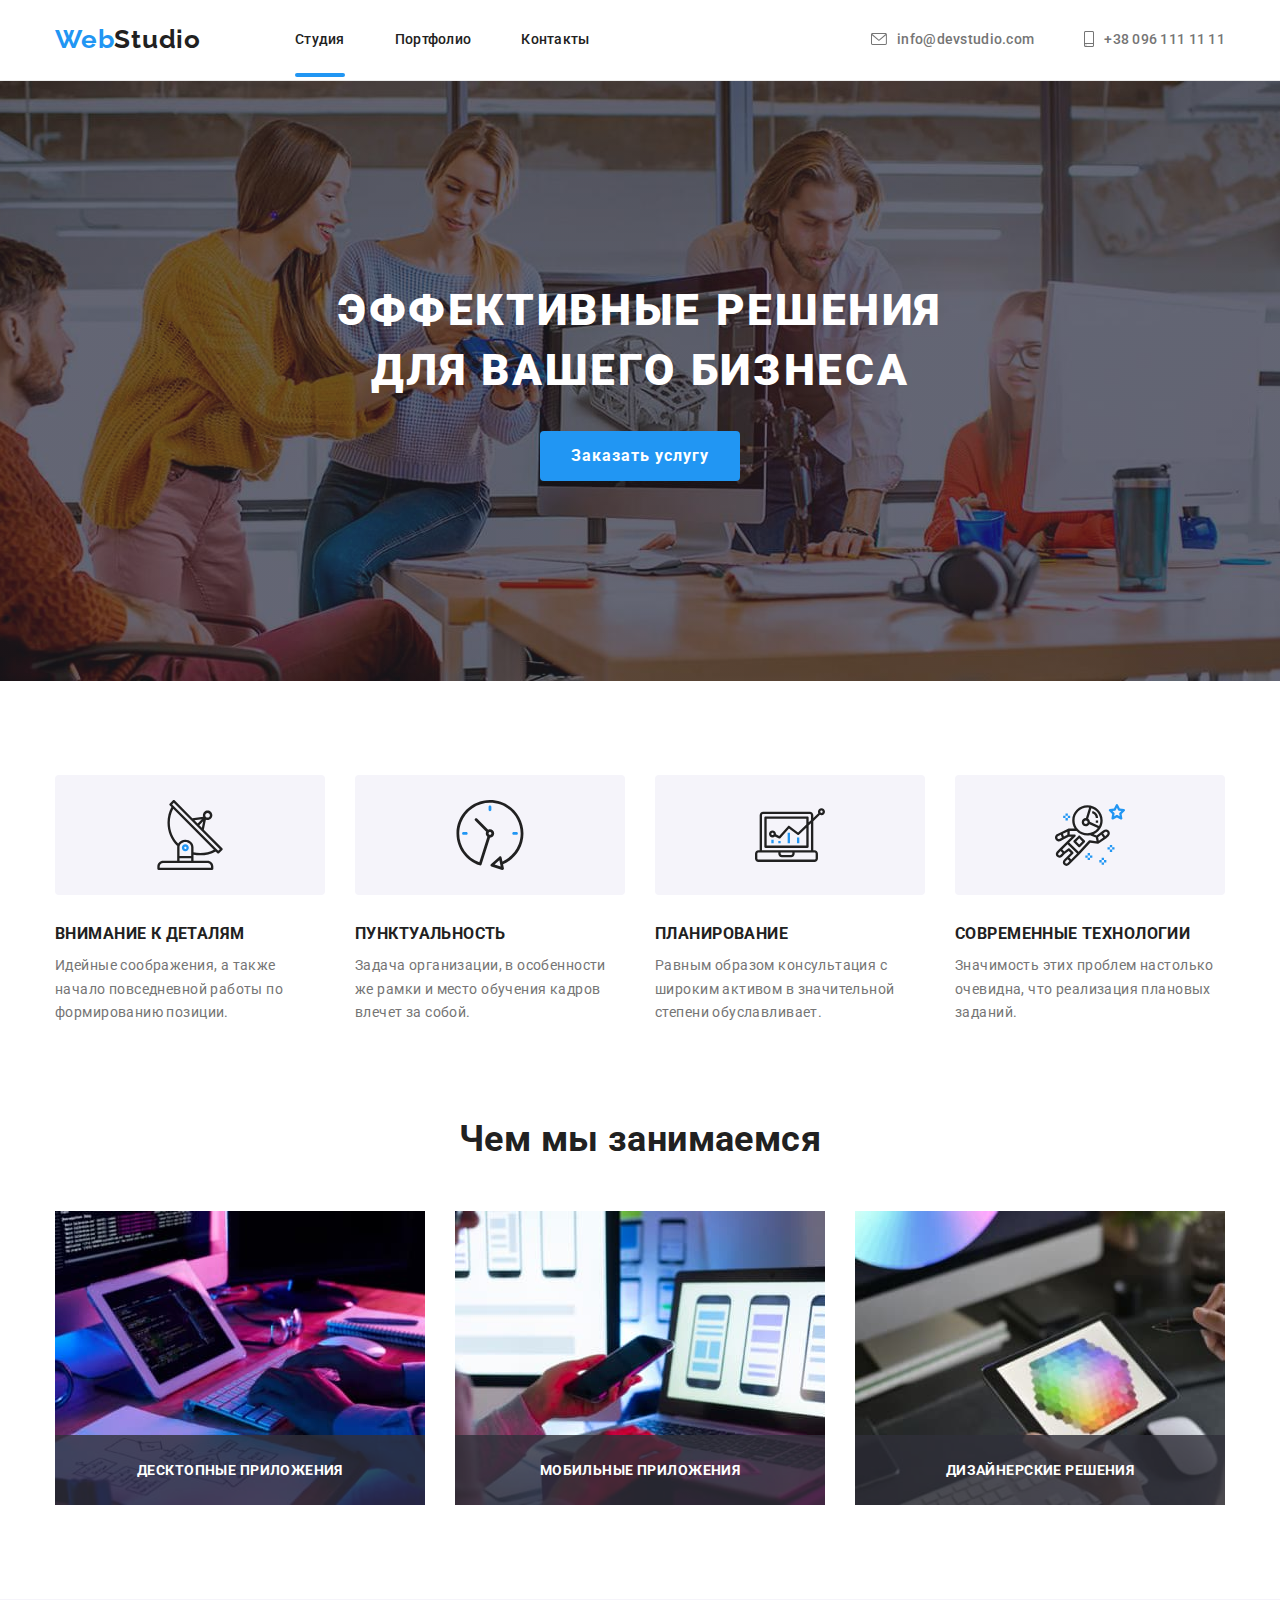
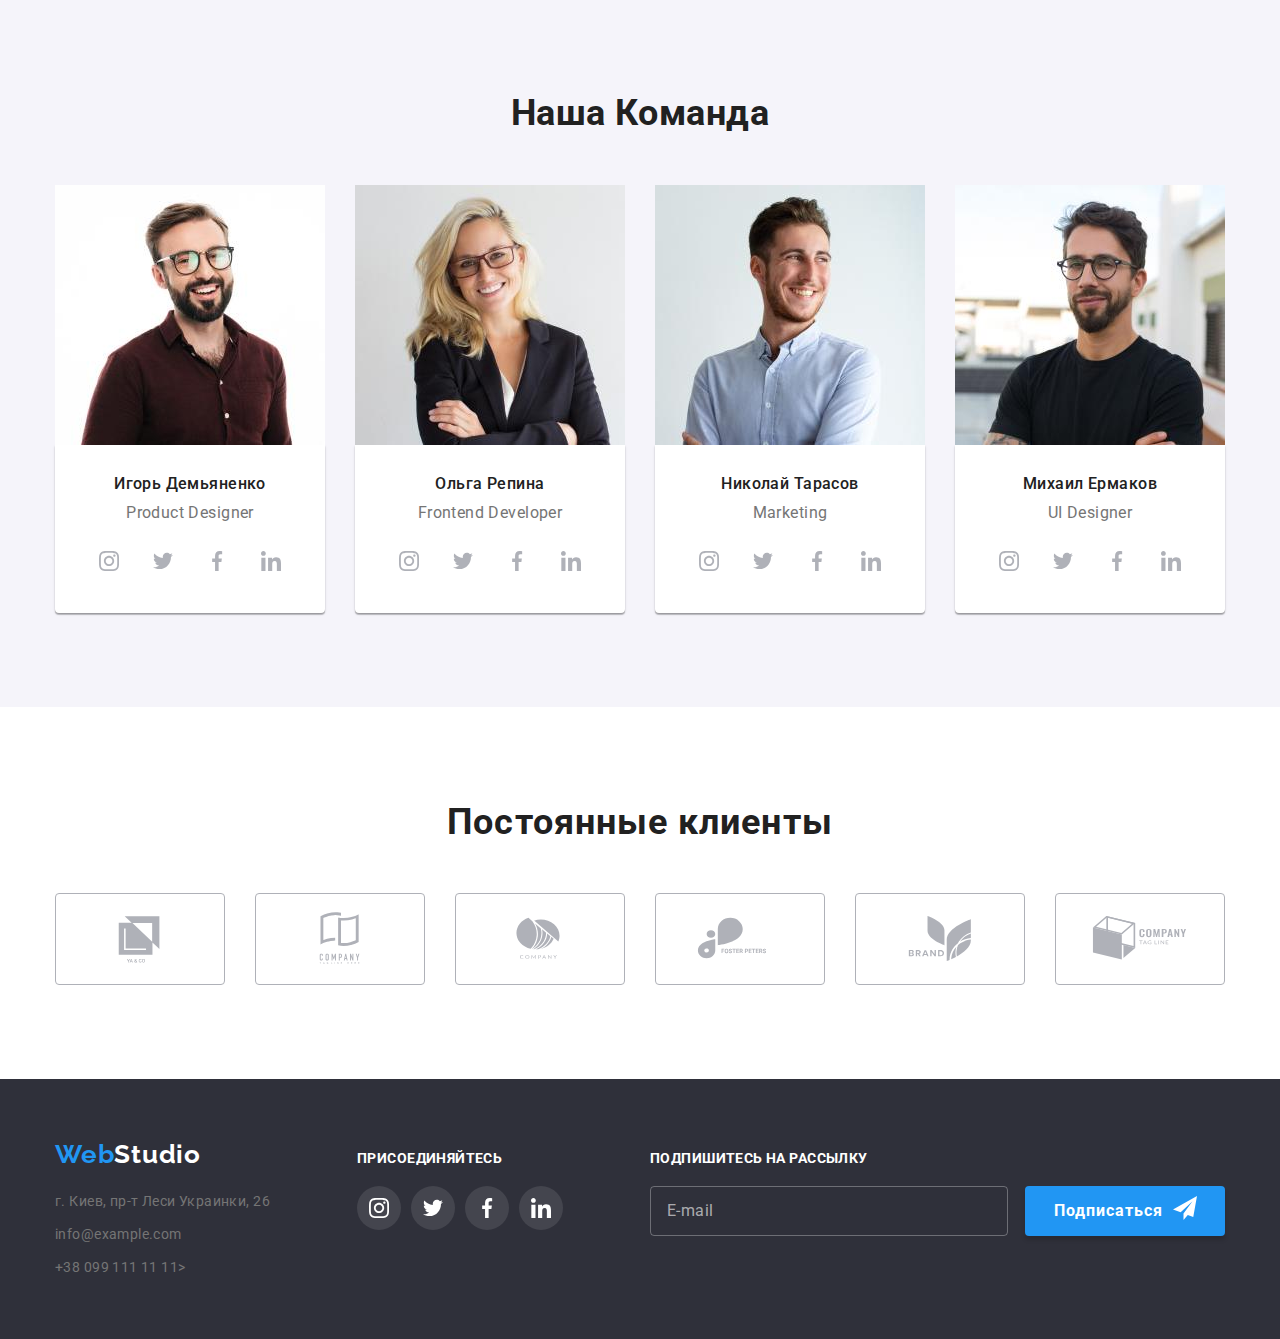
<file: index.html>
<!DOCTYPE html>
<html lang="ru">
  <head>
    <meta charset="UTF-8" />
    <title>Web Studio</title>
    <link
      rel="stylesheet"
      href="https://cdnjs.cloudflare.com/ajax/libs/modern-normalize/1.0.0/modern-normalize.min.css"
    />
    <link
      rel="stylesheet"
      href="https://cdnjs.cloudflare.com/ajax/libs/animate.css/4.1.1/animate.min.css"
    />
    <link
      href="https://fonts.googleapis.com/css2?family=Raleway:wght@700&family=Roboto:wght@400;500;700;900&display=swap"
      rel="stylesheet"
    />
    <link rel="stylesheet" href="./css/styles.css" />
  </head>
  <body>
    <header class="header">
      <div class="container header-container">
        <nav class="header-navigation">
          <a class="link web-logo" href="./index.html"
            >Web<span class="logo-studio">Studio</span>
          </a>

          <ul class="header-list list">
            <li class="header-item">
              <a class="header-link link current" href="./index.html">Студия</a>
            </li>
            <li class="header-item">
              <a class="link header-link" href="./portfolio.html">Портфолио</a>
            </li>
            <li class="header-item">
              <a class="link header-link" href="">Контакты</a>
            </li>
          </ul>
        </nav>

        <ul class="header-contacts-list list">
          <li class="header-contacts-item">
            <a class="header-mailto link" href="mailto:info@devstudio.com">
              <svg class="header-contacts-icon" width="16" height="12">
                <use href="./images/icons.svg#icon-envelope"></use>
              </svg>
              info@devstudio.com</a
            >
          </li>
          <li class="header-contacts-item">
            <a class="header-tel link" href="tel:+380961111111">
              <svg class="header-contacts-icon" width="10" height="16">
                <use href="./images/icons.svg#icon-icon-smartphone"></use>
              </svg>
              +38 096 111 11 11</a
            >
          </li>
        </ul>
      </div>
    </header>

    <main>
      <section class="hero">
        <div class="container hero-container">
          <h1 class="hero-title">ЭФФЕКТИВНЫЕ РЕШЕНИЯ ДЛЯ ВАШЕГО БИЗНЕСА</h1>

          <button class="hero-btn" type="button" data-modal-open>
            Заказать услугу
          </button>
        </div>
      </section>

      <section class="section specificities">
        <div class="container specificities-container">
          <!-- <h2 class="visually-hidden">Особенности</h2> -->
          <ul class="specificities-list list">
            <li class="specificities-item">
              <div class="specificities-item-icon">
                <svg class="specificities-icon" width="70" height="70">
                  <use href="./images/icons.svg#icon-specifities-img1"></use>
                </svg>
              </div>
              <h3 class="specificities-title">Внимание к деталям</h3>

              <p class="specificities-text">
                Идейные соображения, а также начало повседневной работы по
                формированию позиции.
              </p>
            </li>
            <li class="specificities-item">
              <div class="specificities-item-icon">
                <svg class="specificities-icon" width="70" height="70">
                  <use href="./images/icons.svg#icon-specifities-img2"></use>
                </svg>
              </div>
              <h3 class="specificities-title">Пунктуальность</h3>

              <p class="specificities-text">
                Задача организации, в особенности же рамки и место обучения
                кадров влечет за собой.
              </p>
            </li>

            <li class="specificities-item">
              <div class="specificities-item-icon">
                <svg class="specificities-icon" width="70" height="70">
                  <use href="./images/icons.svg#icon-specifities-img3"></use>
                </svg>
              </div>
              <h3 class="specificities-title">Планирование</h3>
              <p class="specificities-text">
                Равным образом консультация с широким активом в значительной
                степени обуславливает.
              </p>
            </li>
            <li class="specificities-item">
              <div class="specificities-item-icon">
                <svg class="specificities-icon" width="70" height="70">
                  <use href="./images/icons.svg#icon-specifities-img4"></use>
                </svg>
              </div>
              <h3 class="specificities-title">Современные технологии</h3>
              <p class="specificities-text">
                Значимость этих проблем настолько очевидна, что реализация
                плановых заданий.
              </p>
            </li>
          </ul>
        </div>
      </section>
      <section class="section about">
        <div class="container about-container">
          <h2 class="about-title">Чем мы занимаемся</h2>
          <ul class="about-list list">
            <li class="about-item">
              <img
                src="./images/img.jpg"
                alt="человек набирает текст на клавиатуре"
                width="370"
                height="294"
              />
              <p class="about-item-text">ДЕСКТОПНЫЕ ПРИЛОЖЕНИЯ</p>
            </li>
            <li></li>
            <li class="about-item">
              <img
                src="./images/img2.jpg"
                alt="работа с компьютером и телефоном"
                width="370"
                height="294"
              />
              <p class="about-item-text">МОБИЛЬНЫЕ ПРИЛОЖЕНИЯ</p>
            </li>
            <li class="about-item">
              <img
                src="./images/img3.jpg"
                alt="работа с цветовой палитрой на планшете"
                width="370"
                height="294"
              />
              <p class="about-item-text">ДИЗАЙНЕРСКИЕ РЕШЕНИЯ</p>
            </li>
          </ul>
        </div>
      </section>

      <section class="section team">
        <div class="container team-container">
          <h2 class="team-title">Наша Команда</h2>
          <ul class="team-list list">
            <li class="team-item">
              <img
                src="./images/ihor(1).jpg"
                alt="Игорь Демьяненко"
                width="270"
                height="260"
              />
              <div class="team-card-img">
                <h3 class="team-item-title">Игорь Демьяненко</h3>
                <p class="team-item-text" lang="en">Product Designer</p>
                <ul class="team-social-list list">
                  <li class="team-social-item">
                    <a href="" class="team-social-link">
                      <svg class="team-social-icon" width="20" height="20">
                        <use href="./images/icons.svg#icon-instagram"></use>
                      </svg>
                    </a>
                  </li>

                  <li class="team-social-item">
                    <a href="" class="team-social-link">
                      <svg class="team-social-icon" width="20" height="20">
                        <use href="./images/icons.svg#icon-twitter"></use>
                      </svg>
                    </a>
                  </li>

                  <li class="team-social-item">
                    <a href="" class="team-social-link">
                      <svg class="team-social-icon" width="20" height="20">
                        <use href="./images/icons.svg#icon-facebook"></use>
                      </svg>
                    </a>
                  </li>

                  <li class="team-social-item">
                    <a href="" class="team-social-link">
                      <svg class="team-social-icon" width="20" height="20">
                        <use href="./images/icons.svg#icon-linkedin"></use>
                      </svg>
                    </a>
                  </li>
                </ul>
              </div>
            </li>
            <li class="team-item">
              <img
                src="./images/olga.jpg"
                alt="Ольга Репина"
                width="270"
                height="260"
              />
              <div class="team-card-img">
                <h3 class="team-item-title">Ольга Репина</h3>
                <p class="team-item-text" lang="en">Frontend Developer</p>
                <ul class="team-social-list list">
                  <li class="team-social-item">
                    <a href="" class="team-social-link">
                      <svg class="team-social-icon" width="20" height="20">
                        <use href="./images/icons.svg#icon-instagram"></use>
                      </svg>
                    </a>
                  </li>

                  <li class="team-social-item">
                    <a href="" class="team-social-link">
                      <svg class="team-social-icon" width="20" height="20">
                        <use href="./images/icons.svg#icon-twitter"></use>
                      </svg>
                    </a>
                  </li>

                  <li class="team-social-item">
                    <a href="" class="team-social-link">
                      <svg class="team-social-icon" width="20" height="20">
                        <use href="./images/icons.svg#icon-facebook"></use>
                      </svg>
                    </a>
                  </li>

                  <li class="team-social-item">
                    <a href="" class="team-social-link">
                      <svg class="team-social-icon" width="20" height="20">
                        <use href="./images/icons.svg#icon-linkedin"></use>
                      </svg>
                    </a>
                  </li>
                </ul>
              </div>
            </li>

            <li class="team-item">
              <img
                src="./images/nikolay.jpg"
                alt="Николай Тарасов"
                width="270"
                height="260"
              />
              <div class="team-card-img">
                <h3 class="team-item-title">Николай Тарасов</h3>
                <p class="team-item-text" lang="en">Marketing</p>
                <ul class="team-social-list list">
                  <li class="team-social-item">
                    <a href="" class="team-social-link">
                      <svg class="team-social-icon" width="20" height="20">
                        <use href="./images/icons.svg#icon-instagram"></use>
                      </svg>
                    </a>
                  </li>

                  <li class="team-social-item">
                    <a href="" class="team-social-link">
                      <svg class="team-social-icon" width="20" height="20">
                        <use href="./images/icons.svg#icon-twitter"></use>
                      </svg>
                    </a>
                  </li>

                  <li class="team-social-item">
                    <a href="" class="team-social-link">
                      <svg class="team-social-icon" width="20" height="20">
                        <use href="./images/icons.svg#icon-facebook"></use>
                      </svg>
                    </a>
                  </li>

                  <li class="team-social-item">
                    <a href="" class="team-social-link">
                      <svg class="team-social-icon" width="20" height="20">
                        <use href="./images/icons.svg#icon-linkedin"></use>
                      </svg>
                    </a>
                  </li>
                </ul>
              </div>
            </li>
            <li class="team-item">
              <img
                src="./images/mihail.jpg"
                alt="Михаил Ермаков"
                width="270"
                height="260"
              />
              <div class="team-card-img">
                <h3 class="team-item-title">Михаил Ермаков</h3>
                <p class="team-item-text" lang="en">UI Designer</p>
                <ul class="team-social-list list">
                  <li class="team-social-item">
                    <a href="" class="team-social-link">
                      <svg class="team-social-icon" width="20" height="20">
                        <use href="./images/icons.svg#icon-instagram"></use>
                      </svg>
                    </a>
                  </li>

                  <li class="team-social-item">
                    <a href="" class="team-social-link">
                      <svg class="team-social-icon" width="20" height="20">
                        <use href="./images/icons.svg#icon-twitter"></use>
                      </svg>
                    </a>
                  </li>

                  <li class="team-social-item">
                    <a href="" class="team-social-link">
                      <svg class="team-social-icon" width="20" height="20">
                        <use href="./images/icons.svg#icon-facebook"></use>
                      </svg>
                    </a>
                  </li>

                  <li class="team-social-item">
                    <a href="" class="team-social-link">
                      <svg class="team-social-icon" width="20" height="20">
                        <use href="./images/icons.svg#icon-linkedin"></use>
                      </svg>
                    </a>
                  </li>
                </ul>
              </div>
            </li>
          </ul>
        </div>
      </section>

      <section class="section clients">
        <div class="container clients-container">
          <h2 class="clients-title">Постоянные клиенты</h2>
          <ul class="clients-list list">
            <li class="clients-item">
              <a class="clients-link" href="">
                <svg class="clients-link-icon">
                  <use href="./images/icons.svg#icon-Logo"></use>
                </svg>
              </a>
            </li>

            <li class="clients-item">
              <a class="clients-link" href="">
                <svg class="clients-link-icon" width="106" height="60">
                  <use href="./images/icons.svg#icon-Logo2"></use>
                </svg>
              </a>
            </li>

            <li class="clients-item">
              <a class="clients-link" href="">
                <svg class="clients-link-icon">
                  <use href="./images/icons.svg#icon-Logo3"></use>
                </svg>
              </a>
            </li>

            <li class="clients-item">
              <a class="clients-link" href="">
                <svg class="clients-link-icon">
                  <use href="./images/icons.svg#icon-Logo4"></use>
                </svg>
              </a>
            </li>

            <li class="clients-item">
              <a class="clients-link" href="">
                <svg class="clients-link-icon">
                  <use href="./images/icons.svg#icon-Logo5"></use>
                </svg>
              </a>
            </li>

            <li class="clients-item">
              <a class="clients-link" href="">
                <svg class="clients-link-icon">
                  <use href="./images/icons.svg#icon-Logo6"></use>
                </svg>
              </a>
            </li>
          </ul>
        </div>
      </section>
    </main>
    <footer class="footer">
      <div class="container footer-container">
        <div class="footer-adress">
          <a class="link web-logo-footer" href="/">
            Web<span class="logo-studio-footer">Studio</span>
          </a>
          <address class="contacts-address">
            <ul class="contacts-list list">
              <li class="contacts-item-adress">
                г. Киев, пр-т Леси Украинки, 26
              </li>
              <li class="contacts-item">
                <a class="contacts-mailto link" href="mailto:info@example.com"
                  >info@example.com</a
                >
              </li>
              <li class="contacts-item">
                <a class="contacts-tel link" href="tel:+380991111111"
                  >+38 099 111 11 11></a
                >
              </li>
            </ul>
          </address>
        </div>
        <div class="footer-social">
          <p class="footer-social-title">ПРИСОЕДИНЯЙТЕСЬ</p>
          <ul class="footer-social-list list">
            <li class="footer-social-item">
              <a href="" class="footer-social-link link">
                <svg class="footer-social-icon" width="20" height="20">
                  <use href="./images/icons.svg#icon-instagram"></use>
                </svg>
              </a>
            </li>

            <li class="footer-social-item">
              <a href="" class="footer-social-link link">
                <svg class="footer-social-icon" width="20" height="20">
                  <use href="./images/icons.svg#icon-twitter"></use>
                </svg>
              </a>
            </li>

            <li class="footer-social-item">
              <a href="" class="footer-social-link link">
                <svg class="footer-social-icon" width="20" height="20">
                  <use href="./images/icons.svg#icon-facebook"></use>
                </svg>
              </a>
            </li>

            <li class="footer-social-item">
              <a href="" class="footer-social-link link">
                <svg class="footer-social-icon" width="20" height="20">
                  <use href="./images/icons.svg#icon-linkedin"></use>
                </svg>
              </a>
            </li>
          </ul>
        </div>
        <div class="footer-mailing">
          <p class="footer-mailing-title">ПОДПИШИТЕСЬ НА РАССЫЛКУ</p>
          <form action="#" class="mailing-blok">
            <input
              class="input-mail"
              type="email"
              name="mail"
              id="mail"
              placeholder="E-mail"
            />
            <button class="btn-mailing" type="submit">
              Подписаться
              <svg class="mailing-icon" width="24" height="24">
                <use href="./images/icons.svg#icon-icon-send"></use>
              </svg>
            </button>
          </form>
        </div>
      </div>
    </footer>
    <div class="backdrop is-hidden" data-modal>
      <div class="modal">
        <button type="button" class="modal-close" data-modal-close>
          <svg class="modal-close-icon" width="18" height="18">
            <use href="./images/icons.svg#icon-close-black"></use>
          </svg>
        </button>
        <p class="modal-tittle">Оставьте свои данные, мы вам перезвоним</p>
        <form action="#" class="modal-form">
          <div class="modal-field">
            <label for="user-name" class="form-input-text">Имя</label>
            <div class="input-wrap">
              <input
                type="text"
                id="user-name"
                name="user-name"
                class="modal-form-input"
                required
                minlength="2"
              />
              <svg class="input-icon" width="12" height="12">
                <use href="./images/icons.svg#icon-person-black"></use>
              </svg>
            </div>
          </div>
          <div class="modal-field">
            <label for="tel" class="form-input-text">Телефон</label>
            <div class="input-wrap">
              <input
                type="tel"
                id="tel"
                name="user-tel"
                class="modal-form-input"
                required
                pattern="[\+]\d{2}\s[\(]\d{3}[\)]\s\d{3}[\-]\d{2}[\-]\d{2}"
              />
              <svg class="input-icon" width="13" height="13">
                <use href="./images/icons.svg#icon-tel-black"></use>
              </svg>
            </div>
          </div>
          <div class="modal-field">
            <label for="user-email" class="form-input-text">Почта</label>
            <div class="input-wrap">
              <input
                type="email"
                id="user-email"
                name="user-mail"
                class="modal-form-input"
              />
              <svg class="input-icon" width="15" height="12">
                <use href="./images/icons.svg#icon-mail-black"></use>
              </svg>
            </div>
          </div>
          <div class="modal-field">
            <label for="user-comment" class="form-input-text"
              >Комментарий</label
            >

            <textarea
              id="user-comment"
              name="comment"
              class="modal-form-text"
              cols="30"
              rows="5"
              placeholder="Введите текст"
            ></textarea>
          </div>
          <div class="modal-field-checkbox">
            <label for="policy" class="check-text">
              <input
                type="checkbox"
                id="policy"
                name="policy"
                class="modal-check visually-hidden"
              />
              <span class="check-item">
                <svg class="check-icon" width="11" height="8">
                  <use href="./images/icons.svg#icon-Vector"></use>
                </svg>
              </span>
              Соглашаюсь с рассылкой и принимаю&nbsp;
              <a class="link-policy" href="">Условия договора</a></label
            >
          </div>
          <button type="submit" class="btn modal-btn">Отправить</button>
        </form>
      </div>
    </div>
    <script src="./js/modal.js"></script>
  </body>
</html>
</file>
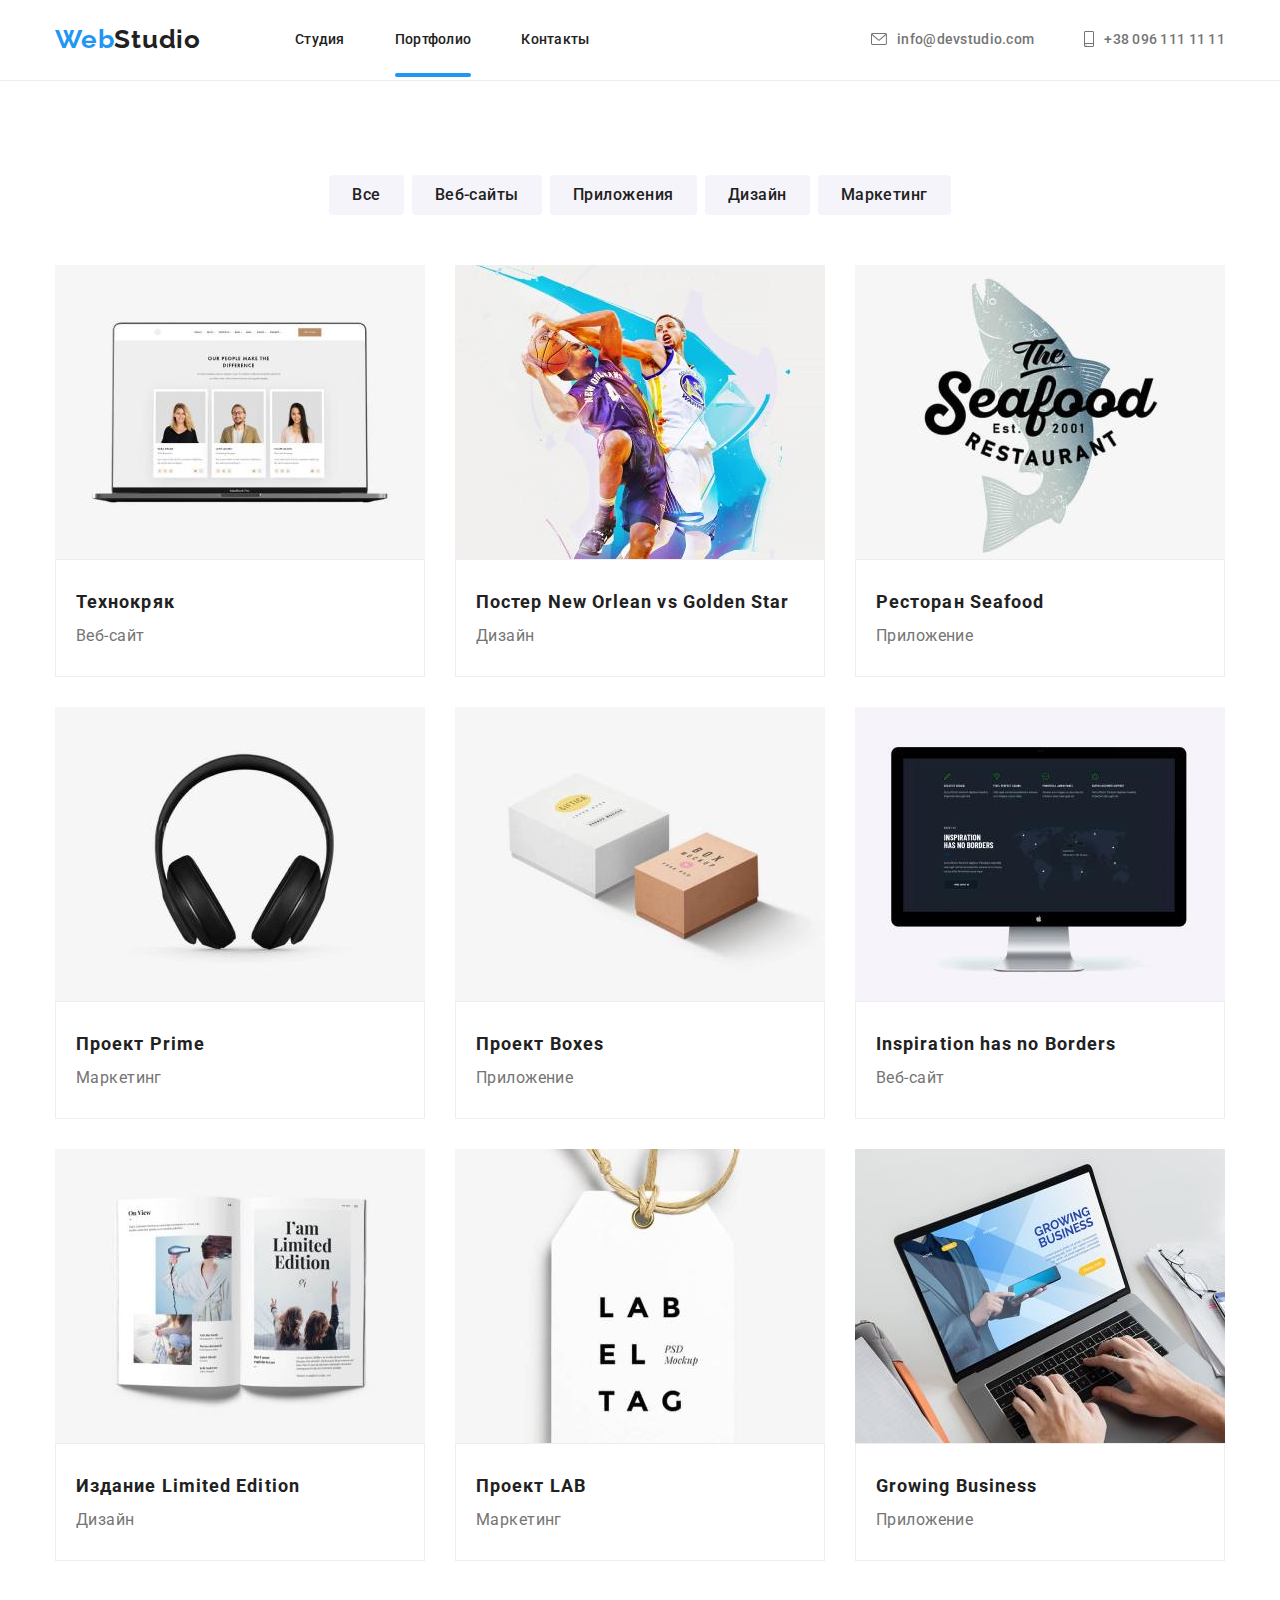
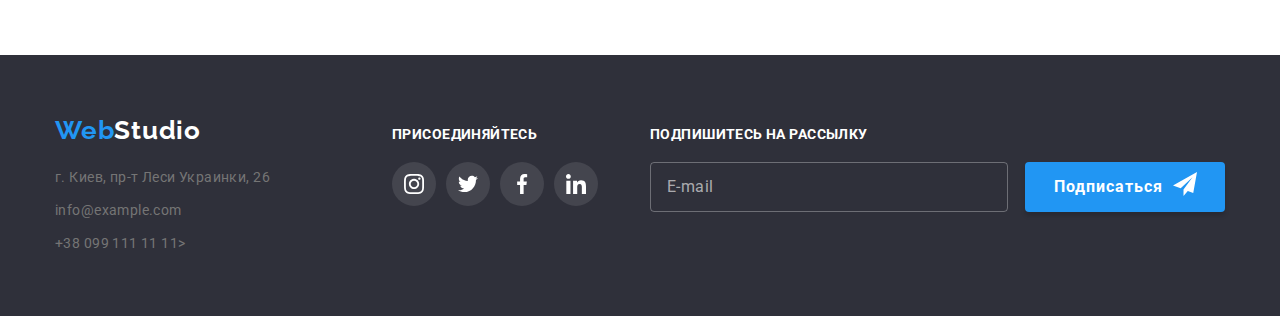
<file: portfolio.html>
<!DOCTYPE html>
<html lang="ru">
  <head>
    <meta charset="UTF-8" />
    <title>Web Studio</title>
    <link
      rel="stylesheet"
      href="https://cdnjs.cloudflare.com/ajax/libs/modern-normalize/1.0.0/modern-normalize.min.css"
    />
    <link
      rel="stylesheet"
      href="https://cdnjs.cloudflare.com/ajax/libs/animate.css/4.1.1/animate.min.css"
    />
    <link
      href="https://fonts.googleapis.com/css2?family=Raleway:wght@700&family=Roboto:wght@400;500;700;900&display=swap"
      rel="stylesheet"
    />
    <link rel="stylesheet" href="./css/styles.css" />
  </head>
  <body>
    <header class="header">
      <div class="container header-container">
        <nav class="header-navigation">
          <a class="link web-logo" href="./index.html"
            >Web<span class="logo-studio">Studio</span>
          </a>

          <ul class="header-list list">
            <li class="header-item">
              <a class="link header-link" href="./index.html">Студия</a>
            </li>
            <li class="header-item">
              <a class="link header-link current" href="./portfolio.html"
                >Портфолио</a
              >
            </li>
            <li class="header-item">
              <a class="link header-link" href="">Контакты</a>
            </li>
          </ul>
        </nav>

        <ul class="header-contacts-list list">
          <li class="header-contacts-item">
            <a class="header-mailto link" href="mailto:info@devstudio.com">
              <svg class="header-contacts-icon" width="16" height="12">
                <use href="./images/icons.svg#icon-envelope"></use>
              </svg>
              info@devstudio.com</a
            >
          </li>
          <li class="header-contacts-item">
            <a class="header-tel link" href="tel:+380961111111">
              <svg class="header-contacts-icon" width="10" height="16">
                <use href="./images/icons.svg#icon-icon-smartphone"></use>
              </svg>
              +38 096 111 11 11</a
            >
          </li>
        </ul>
      </div>
    </header>

    <main>
      <section class="section portfolio">
        <div class="container portolio-container">
          <h1 class="visually-hidden">Скрытый</h1>

          <ul class="portfolio-btn-list list">
            <li class="portfolio-item-btn">
              <button class="portfolio-btn" type="button">Все</button>
            </li>
            <li class="portfolio-item-btn">
              <button class="portfolio-btn" type="button">Веб-сайты</button>
            </li>
            <li class="portfolio-item-btn">
              <button class="portfolio-btn" type="button">Приложения</button>
            </li>
            <li class="portfolio-item-btn">
              <button class="portfolio-btn" type="button">Дизайн</button>
            </li>
            <li class="portfolio-item-btn">
              <button class="portfolio-btn" type="button">Маркетинг</button>
            </li>
          </ul>
          <ul class="portfolio-list list">
            <li class="portfolio-item">
              <a class="portfolio-img-link link" href="">
                <div class="portfolio-item-wrap">
                  <img
                    src="./images/img.portf1.jpg"
                    alt="Ноутбук"
                    width="370"
                    height="294"
                  />
                  <p class="portfolio-item-top-text">
                    Технокряк это современная площадка распространения
                    коронавируса. Компании используют эту платформу для
                    цифрового шпионажа и атак на защищённые сервера конкурентов.
                  </p>
                </div>
                <div class="portfolio-card-img">
                  <h2 class="portfolio-title">Технокряк</h2>
                  <p class="portfolio-text">Веб-сайт</p>
                </div>
              </a>
            </li>

            <li class="portfolio-item">
              <a class="portfolio-img-link link" href="">
                <div class="portfolio-item-wrap">
                  <img
                    src="./images/img.portf2.jpg"
                    alt="Баскетболисты"
                    width="370"
                    height="294"
                  />
                  <p class="portfolio-item-top-text">
                    Технокряк это современная площадка распространения
                    коронавируса. Компании используют эту платформу для
                    цифрового шпионажа и атак на защищённые сервера конкурентов.
                  </p>
                </div>
                <div class="portfolio-card-img">
                  <h2 class="portfolio-title">
                    Постер <span lang="en">New Orlean vs Golden Star</span>
                  </h2>
                  <p class="portfolio-text">Дизайн</p>
                </div></a
              >
            </li>

            <li class="portfolio-item">
              <a class="portfolio-img-link link" href="">
                <div class="portfolio-item-wrap">
                  <img
                    src="./images/img.portf3.jpg"
                    alt="Логотип"
                    width="370"
                    height="294"
                  />
                  <p class="portfolio-item-top-text">
                    Технокряк это современная площадка распространения
                    коронавируса. Компании используют эту платформу для
                    цифрового шпионажа и атак на защищённые сервера конкурентов.
                  </p>
                </div>
                <div class="portfolio-card-img">
                  <h2 class="portfolio-title">
                    Ресторан <span lang="en">Seafood</span>
                  </h2>
                  <p class="portfolio-text">Приложение</p>
                </div>
              </a>
            </li>

            <li class="portfolio-item">
              <a class="portfolio-img-link link" href="">
                <div class="portfolio-item-wrap">
                  <img
                    src="./images/img.portf4.jpg"
                    alt="Наушники"
                    width="370"
                    height="294"
                  />
                  <p class="portfolio-item-top-text">
                    Технокряк это современная площадка распространения
                    коронавируса. Компании используют эту платформу для
                    цифрового шпионажа и атак на защищённые сервера конкурентов.
                  </p>
                </div>
                <div class="portfolio-card-img">
                  <h2 class="portfolio-title">
                    Проект <span lang="en">Prime</span>
                  </h2>
                  <p class="portfolio-text">Маркетинг</p>
                </div>
              </a>
            </li>

            <li class="portfolio-item">
              <a class="portfolio-img-link link" href="">
                <div class="portfolio-item-wrap">
                  <img
                    src="./images/img.portf5.jpg"
                    alt="Две коробки"
                    width="370"
                    height="294"
                  />
                  <p class="portfolio-item-top-text">
                    Технокряк это современная площадка распространения
                    коронавируса. Компании используют эту платформу для
                    цифрового шпионажа и атак на защищённые сервера конкурентов.
                  </p>
                </div>
                <div class="portfolio-card-img">
                  <h2 class="portfolio-title">
                    Проект <span lang="en">Boxes</span>
                  </h2>
                  <p class="portfolio-text">Приложение</p>
                </div></a
              >
            </li>

            <li class="portfolio-item">
              <a class="portfolio-img-link link" href="">
                <div class="portfolio-item-wrap">
                  <img
                    src="./images/img.portf6.jpg"
                    alt="Монитор"
                    width="370"
                    height="294"
                  />
                  <p class="portfolio-item-top-text">
                    Технокряк это современная площадка распространения
                    коронавируса. Компании используют эту платформу для
                    цифрового шпионажа и атак на защищённые сервера конкурентов.
                  </p>
                </div>
                <div class="portfolio-card-img">
                  <h2 class="portfolio-title" lang="en">
                    Inspiration has no Borders
                  </h2>
                  <p class="portfolio-text">Веб-сайт</p>
                </div></a
              >
            </li>

            <li class="portfolio-item">
              <a class="portfolio-img-link link" href="">
                <div class="portfolio-item-wrap">
                  <img
                    src="./images/img.portf7.jpg"
                    alt="Журнал"
                    width="370"
                    height="294"
                  />
                  <p class="portfolio-item-top-text">
                    Технокряк это современная площадка распространения
                    коронавируса. Компании используют эту платформу для
                    цифрового шпионажа и атак на защищённые сервера конкурентов.
                  </p>
                </div>
                <div class="portfolio-card-img">
                  <h2 class="portfolio-title">
                    Издание <span lang="en">Limited Edition</span>
                  </h2>
                  <p class="portfolio-text">Дизайн</p>
                </div></a
              >
            </li>

            <li class="portfolio-item">
              <a class="portfolio-img-link link" href="">
                <div class="portfolio-item-wrap">
                  <img
                    src="./images/img.portf8.jpg"
                    alt="Ярлык"
                    width="370"
                    height="294"
                  />
                  <p class="portfolio-item-top-text">
                    Технокряк это современная площадка распространения
                    коронавируса. Компании используют эту платформу для
                    цифрового шпионажа и атак на защищённые сервера конкурентов.
                  </p>
                </div>
                <div class="portfolio-card-img">
                  <h2 class="portfolio-title">
                    Проект <span lang="en">LAB</span>
                  </h2>
                  <p class="portfolio-text">Маркетинг</p>
                </div></a
              >
            </li>

            <li class="portfolio-item">
              <a class="portfolio-img-link link" href="">
                <div class="portfolio-item-wrap">
                  <img
                    src="./images/img.portf9.jpg"
                    alt="Человек работает за ноутбуком"
                    width="370"
                    height="294"
                  />
                  <p class="portfolio-item-top-text">
                    Технокряк это современная площадка распространения
                    коронавируса. Компании используют эту платформу для
                    цифрового шпионажа и атак на защищённые сервера конкурентов.
                  </p>
                </div>
                <div class="portfolio-card-img">
                  <h2 class="portfolio-title" lang="en">Growing Business</h2>
                  <p class="portfolio-text">Приложение</p>
                </div></a
              >
            </li>
          </ul>
        </div>
      </section>
    </main>
    <footer class="footer">
      <div class="container footer-container">
        <div class="footer-adress">
          <a class="link web-logo-footer" href="/">
            Web<span class="logo-studio-footer">Studio</span>
          </a>
          <address class="contacts-address">
            <ul class="contacts-list list">
              <li class="contacts-item-adress">
                г. Киев, пр-т Леси Украинки, 26
              </li>
              <li class="contacts-item">
                <a class="contacts-mailto link" href="mailto:info@example.com"
                  >info@example.com</a
                >
              </li>
              <li class="contacts-item">
                <a class="contacts-tel link" href="tel:+380991111111"
                  >+38 099 111 11 11></a
                >
              </li>
            </ul>
          </address>
        </div>
        <div class="footer-social" style="margin-left: 70px">
          <p class="footer-social-title">ПРИСОЕДИНЯЙТЕСЬ</p>
          <ul class="footer-social-list list">
            <li class="footer-social-item">
              <a href="" class="footer-social-link link">
                <svg class="footer-social-icon" width="20" height="20">
                  <use href="./images/icons.svg#icon-instagram"></use>
                </svg>
              </a>
            </li>

            <li class="footer-social-item">
              <a href="" class="footer-social-link link">
                <svg class="footer-social-icon" width="20" height="20">
                  <use href="./images/icons.svg#icon-twitter"></use>
                </svg>
              </a>
            </li>

            <li class="footer-social-item">
              <a href="" class="footer-social-link link">
                <svg class="footer-social-icon" width="20" height="20">
                  <use href="./images/icons.svg#icon-facebook"></use>
                </svg>
              </a>
            </li>

            <li class="footer-social-item">
              <a href="" class="footer-social-link link">
                <svg class="footer-social-icon" width="20" height="20">
                  <use href="./images/icons.svg#icon-linkedin"></use>
                </svg>
              </a>
            </li>
          </ul>
        </div>
        <div class="footer-mailing">
          <p class="footer-mailing-title">ПОДПИШИТЕСЬ НА РАССЫЛКУ</p>
          <form action="#" class="mailing-blok">
            <input
              class="input-mail"
              type="email"
              name="mail"
              id="mail"
              placeholder="E-mail"
              
            />
            <button class="btn-mailing" type="submit">
              Подписаться
              <svg class="mailing-icon" width="24" height="24">
                <use href="./images/icons.svg#icon-icon-send"></use>
              </svg>
            </button>
          </form>
        </div>
      </div>
    </footer>
  </body>
</html>
</file>
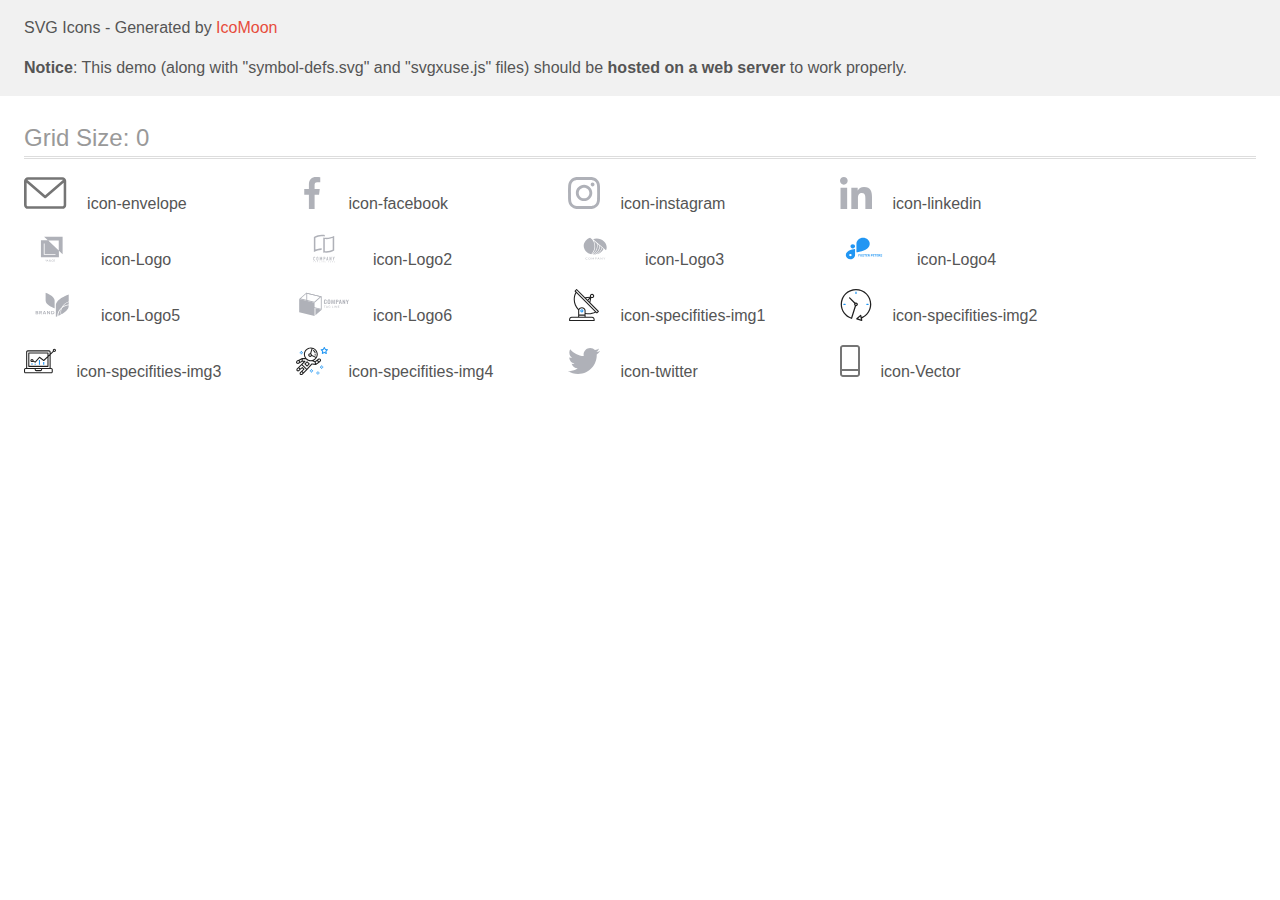
<file: images/icomoon/demo-external-svg.html>
<!doctype html>
<html>
<head>
    <title>IcoMoon - SVG Icons</title>
    <meta charset="utf-8">
    <meta name="viewport" content="width=device-width, initial-scale=1">
    <link rel="stylesheet" href="demo-files/demo.css">
    <link rel="stylesheet" href="style.css">
</head>
<body>
<header class="bgc1 clearfix">
<div class="mhl">
    <p>SVG Icons - Generated by <a href="https://icomoon.io/app">IcoMoon</a></p><p><strong>Notice</strong>: This demo (along with "symbol-defs.svg" and "svgxuse.js" files) should be <b>hosted on a web server</b> to work properly.</p>
</div>
</header>
    <div class="clearfix mhl ptl">
        <h1 class="mvm mtn fgc1">Grid Size: 0</h1>
        <div class="glyph fs1">
            <div class="clearfix pbs">
                <svg class="icon icon-envelope"><use xlink:href="symbol-defs.svg#icon-envelope"></use></svg><span class="name"> icon-envelope</span>
            </div>
        </div>
        <div class="glyph fs1">
            <div class="clearfix pbs">
                <svg class="icon icon-facebook"><use xlink:href="symbol-defs.svg#icon-facebook"></use></svg><span class="name"> icon-facebook</span>
            </div>
        </div>
        <div class="glyph fs1">
            <div class="clearfix pbs">
                <svg class="icon icon-instagram"><use xlink:href="symbol-defs.svg#icon-instagram"></use></svg><span class="name"> icon-instagram</span>
            </div>
        </div>
        <div class="glyph fs1">
            <div class="clearfix pbs">
                <svg class="icon icon-linkedin"><use xlink:href="symbol-defs.svg#icon-linkedin"></use></svg><span class="name"> icon-linkedin</span>
            </div>
        </div>
        <div class="glyph fs1">
            <div class="clearfix pbs">
                <svg class="icon icon-Logo"><use xlink:href="symbol-defs.svg#icon-Logo"></use></svg><span class="name"> icon-Logo</span>
            </div>
        </div>
        <div class="glyph fs1">
            <div class="clearfix pbs">
                <svg class="icon icon-Logo2"><use xlink:href="symbol-defs.svg#icon-Logo2"></use></svg><span class="name"> icon-Logo2</span>
            </div>
        </div>
        <div class="glyph fs1">
            <div class="clearfix pbs">
                <svg class="icon icon-Logo3"><use xlink:href="symbol-defs.svg#icon-Logo3"></use></svg><span class="name"> icon-Logo3</span>
            </div>
        </div>
        <div class="glyph fs1">
            <div class="clearfix pbs">
                <svg class="icon icon-Logo4"><use xlink:href="symbol-defs.svg#icon-Logo4"></use></svg><span class="name"> icon-Logo4</span>
            </div>
        </div>
        <div class="glyph fs1">
            <div class="clearfix pbs">
                <svg class="icon icon-Logo5"><use xlink:href="symbol-defs.svg#icon-Logo5"></use></svg><span class="name"> icon-Logo5</span>
            </div>
        </div>
        <div class="glyph fs1">
            <div class="clearfix pbs">
                <svg class="icon icon-Logo6"><use xlink:href="symbol-defs.svg#icon-Logo6"></use></svg><span class="name"> icon-Logo6</span>
            </div>
        </div>
        <div class="glyph fs1">
            <div class="clearfix pbs">
                <svg class="icon icon-specifities-img1"><use xlink:href="symbol-defs.svg#icon-specifities-img1"></use></svg><span class="name"> icon-specifities-img1</span>
            </div>
        </div>
        <div class="glyph fs1">
            <div class="clearfix pbs">
                <svg class="icon icon-specifities-img2"><use xlink:href="symbol-defs.svg#icon-specifities-img2"></use></svg><span class="name"> icon-specifities-img2</span>
            </div>
        </div>
        <div class="glyph fs1">
            <div class="clearfix pbs">
                <svg class="icon icon-specifities-img3"><use xlink:href="symbol-defs.svg#icon-specifities-img3"></use></svg><span class="name"> icon-specifities-img3</span>
            </div>
        </div>
        <div class="glyph fs1">
            <div class="clearfix pbs">
                <svg class="icon icon-specifities-img4"><use xlink:href="symbol-defs.svg#icon-specifities-img4"></use></svg><span class="name"> icon-specifities-img4</span>
            </div>
        </div>
        <div class="glyph fs1">
            <div class="clearfix pbs">
                <svg class="icon icon-twitter"><use xlink:href="symbol-defs.svg#icon-twitter"></use></svg><span class="name"> icon-twitter</span>
            </div>
        </div>
        <div class="glyph fs1">
            <div class="clearfix pbs">
                <svg class="icon icon-Vector"><use xlink:href="symbol-defs.svg#icon-Vector"></use></svg><span class="name"> icon-Vector</span>
            </div>
        </div>
  </div>
<script defer src="svgxuse.js"></script>
</body>
</html>
</file>
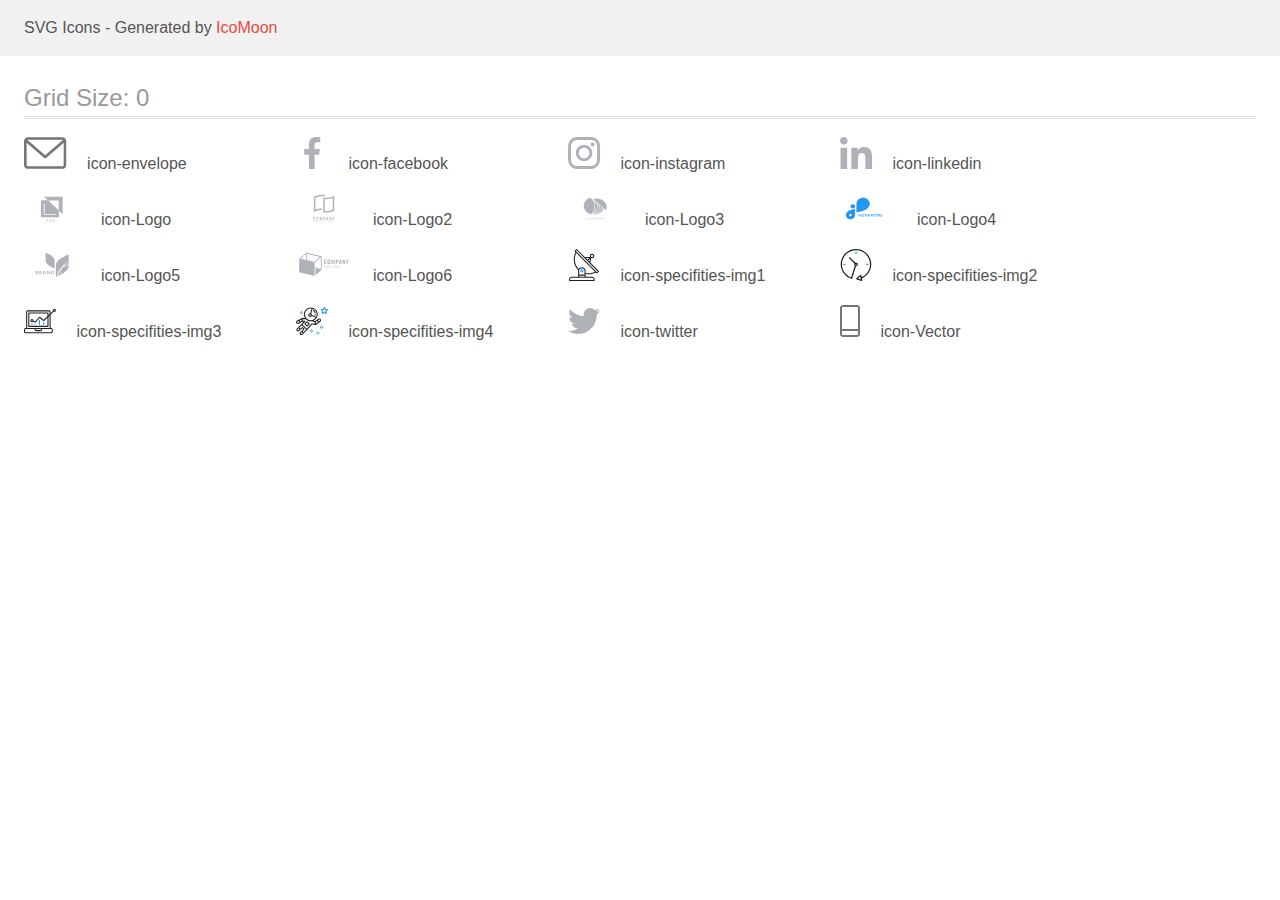
<file: images/icomoon/demo.html>
<!doctype html>
<html>
<head>
    <title>IcoMoon - SVG Icons</title>
    <meta charset="utf-8">
    <meta name="viewport" content="width=device-width, initial-scale=1">
    <link rel="stylesheet" href="demo-files/demo.css">
    <link rel="stylesheet" href="style.css">
</head>
<body>
<svg aria-hidden="true" style="position: absolute; width: 0; height: 0; overflow: hidden;" version="1.1" xmlns="http://www.w3.org/2000/svg" xmlns:xlink="http://www.w3.org/1999/xlink">
<defs>
<symbol id="icon-envelope" viewBox="0 0 43 32">
<path fill="#757575" style="fill: var(--color1, #757575)" d="M38.667 0h-34.667c-2.205 0-4 1.795-4 4v24c0 2.205 1.795 4 4 4h34.667c2.205 0 4-1.795 4-4v-24c0-2.205-1.795-4-4-4zM38.667 2.667c0.181 0 0.355 0.037 0.512 0.104l-17.845 15.467-17.845-15.467c0.151-0.065 0.327-0.104 0.512-0.104h34.667zM38.667 29.333h-34.667c-0.736 0-1.333-0.597-1.333-1.333v0-22.413l17.792 15.421c0.233 0.203 0.539 0.327 0.875 0.327s0.642-0.124 0.876-0.328l-0.002 0.001 17.792-15.421v22.413c0 0.736-0.597 1.333-1.333 1.333v0z"></path>
</symbol>
<symbol id="icon-facebook" viewBox="0 0 32 32">
<path fill="#afb1b8" style="fill: var(--color2, #afb1b8)" d="M21.328 5.312h2.923v-5.088c-1.232-0.143-2.66-0.224-4.108-0.224-0.052 0-0.104 0-0.156 0l0.008-0c-4.213 0-7.099 2.65-7.099 7.52v4.48h-4.646v5.688h4.646v14.312h5.699v-14.31h4.459l0.707-5.688h-5.168v-3.922c0-1.643 0.443-2.768 2.734-2.768z"></path>
</symbol>
<symbol id="icon-instagram" viewBox="0 0 32 32">
<path fill="#afb1b8" style="fill: var(--color2, #afb1b8)" d="M31.968 9.408c-0.074-1.701-0.349-2.869-0.742-3.882-0.424-1.111-1.054-2.059-1.85-2.837l-0.001-0.001c-0.78-0.792-1.724-1.419-2.778-1.827l-0.054-0.018c-1.019-0.394-2.181-0.667-3.882-0.742-1.712-0.082-2.256-0.101-6.602-0.101-4.344 0-4.888 0.019-6.595 0.094-1.699 0.074-2.869 0.349-3.88 0.742-1.112 0.424-2.060 1.054-2.839 1.85l-0.001 0.001c-0.791 0.78-1.418 1.724-1.825 2.778l-0.018 0.054c-0.395 1.019-0.669 2.181-0.744 3.882-0.082 1.712-0.101 2.256-0.101 6.602 0 4.344 0.019 4.888 0.094 6.595 0.075 1.701 0.35 2.869 0.744 3.882 0.426 1.11 1.055 2.057 1.849 2.837l0.001 0.001c0.8 0.813 1.77 1.443 2.832 1.843 1.019 0.395 2.182 0.67 3.882 0.744 1.707 0.075 2.251 0.094 6.595 0.094 4.346 0 4.89-0.019 6.595-0.094 1.701-0.074 2.869-0.349 3.882-0.742 2.157-0.85 3.833-2.526 4.664-4.628l0.019-0.055c0.394-1.019 0.669-2.182 0.744-3.882 0.075-1.707 0.093-2.251 0.093-6.595s-0.006-4.888-0.080-6.595zM29.088 22.474c-0.070 1.563-0.333 2.406-0.55 2.97-0.552 1.399-1.64 2.486-3.004 3.024l-0.036 0.012c-0.56 0.219-1.411 0.482-2.968 0.55-1.688 0.075-2.194 0.094-6.464 0.094-4.269 0-4.782-0.019-6.464-0.094-1.563-0.069-2.406-0.331-2.97-0.55-0.721-0.269-1.334-0.676-1.836-1.192l-0.001-0.001c-0.517-0.503-0.924-1.117-1.184-1.803l-0.011-0.034c-0.218-0.563-0.48-1.413-0.549-2.97-0.075-1.688-0.094-2.195-0.094-6.464 0-4.27 0.019-4.784 0.094-6.464 0.069-1.563 0.331-2.406 0.549-2.97 0.269-0.722 0.678-1.337 1.198-1.837l0.002-0.002c0.504-0.517 1.119-0.923 1.806-1.182l0.034-0.011c0.56-0.219 1.411-0.48 2.968-0.55 1.688-0.074 2.195-0.093 6.464-0.093 4.275 0 4.782 0.019 6.464 0.093 1.563 0.069 2.406 0.331 2.97 0.55 0.693 0.256 1.325 0.662 1.837 1.194 0.531 0.52 0.938 1.144 1.195 1.84 0.218 0.56 0.48 1.411 0.549 2.968 0.075 1.688 0.094 2.194 0.094 6.464 0 4.269-0.019 4.768-0.094 6.458z"></path>
<path fill="#afb1b8" style="fill: var(--color2, #afb1b8)" d="M16.059 7.782c-4.539 0.002-8.218 3.682-8.219 8.221v0c0.091 4.471 3.737 8.060 8.221 8.060s8.13-3.589 8.221-8.052l0-0.009c-0.001-4.54-3.681-8.22-8.221-8.221h-0zM16.059 21.334c-2.945-0-5.332-2.388-5.332-5.333s2.388-5.333 5.333-5.333c0 0 0.001 0 0.001 0h-0c2.946 0 5.334 2.388 5.334 5.334s-2.388 5.334-5.334 5.334v0zM26.525 7.458c0 1.060-0.86 1.92-1.92 1.92s-1.92-0.86-1.92-1.92v0c0-1.060 0.86-1.92 1.92-1.92s1.92 0.86 1.92 1.92v0z"></path>
</symbol>
<symbol id="icon-linkedin" viewBox="0 0 32 32">
<path fill="#afb1b8" style="fill: var(--color2, #afb1b8)" d="M31.992 32h0.008v-11.738c0-5.741-1.237-10.163-7.947-10.163-3.227 0-5.392 1.77-6.277 3.45h-0.093v-2.914h-6.365v21.363h6.627v-10.578c0-2.786 0.528-5.48 3.978-5.48 3.398 0 3.448 3.179 3.448 5.658v10.402h6.621zM0.528 10.635h6.635v21.365h-6.635v-21.365zM3.843 0c-2.123 0-3.843 1.721-3.843 3.843v0c0 2.12 1.722 3.878 3.843 3.878 2.12 0 3.842-1.757 3.842-3.878s-1.72-3.841-3.841-3.843h-0z"></path>
</symbol>
<symbol id="icon-Logo" viewBox="0 0 57 32">
<path fill="#afb1b8" style="fill: var(--color2, #afb1b8)" d="M20.267 3.733l3.738 3.538-6.938-0.004v17.167h18.133v-6.564l3.733 3.534v-17.671h-18.667zM35.036 17.455l-10.597-10.032h10.597v10.032zM31.746 21.923h-11.81v-11.545h0.835v10.763h10.975v0.781zM22.725 26.72l-0.436 0.899-0.436-0.899h-0.366l0.637 1.198v0.698h0.331v-0.698l0.635-1.198h-0.364zM23.274 28.616l0.154-0.442h0.734l0.155 0.442h0.344l-0.717-1.896h-0.296l-0.716 1.896h0.342zM23.794 27.123l0.275 0.786h-0.549l0.275-0.787zM25.531 27.863c-0.045 0.067-0.071 0.149-0.071 0.238 0 0.001 0 0.002 0 0.003v-0c0 0.16 0.056 0.29 0.168 0.389s0.263 0.149 0.45 0.149c0.188 0 0.349-0.051 0.485-0.153l0.107 0.126h0.367l-0.278-0.33c0.109-0.149 0.164-0.341 0.164-0.574h-0.275c0 0.128-0.027 0.244-0.079 0.348l-0.366-0.432 0.129-0.094c0.078-0.053 0.144-0.119 0.195-0.195l0.002-0.003c0.038-0.061 0.060-0.136 0.060-0.216 0-0.001 0-0.002 0-0.003v0c0-0.002 0-0.005 0-0.007 0-0.117-0.051-0.221-0.132-0.293l-0-0c-0.084-0.076-0.197-0.123-0.32-0.123-0.007 0-0.013 0-0.020 0l0.001-0c-0.153 0-0.274 0.044-0.364 0.13s-0.135 0.203-0.135 0.352c0 0.061 0.014 0.123 0.043 0.189 0.030 0.065 0.082 0.144 0.155 0.237-0.14 0.101-0.235 0.188-0.282 0.261zM26.387 28.283c-0.081 0.066-0.185 0.106-0.299 0.107h-0c-0.005 0-0.010 0-0.015 0-0.082 0-0.156-0.031-0.212-0.083l0 0c-0.052-0.052-0.085-0.123-0.085-0.203 0-0.004 0-0.007 0-0.011l-0 0.001c0-0.101 0.052-0.192 0.156-0.271l0.041-0.029 0.414 0.489zM26.047 27.443c-0.090-0.11-0.134-0.202-0.134-0.275 0-0.063 0.019-0.116 0.055-0.157 0.034-0.039 0.084-0.063 0.139-0.063 0.003 0 0.005 0 0.008 0h-0c0.002-0 0.004-0 0.007-0 0.052 0 0.1 0.020 0.135 0.054l-0-0c0.037 0.035 0.056 0.077 0.056 0.126 0 0.002 0 0.005 0 0.007 0 0.071-0.031 0.134-0.080 0.177l-0 0-0.041 0.032-0.145 0.099zM29.133 28.473c0.13-0.114 0.205-0.272 0.224-0.474h-0.328c-0.018 0.135-0.059 0.232-0.124 0.29s-0.163 0.087-0.292 0.087c-0.141 0-0.249-0.054-0.323-0.162s-0.11-0.264-0.11-0.469v-0.167c0.002-0.203 0.041-0.355 0.117-0.46 0.077-0.105 0.188-0.157 0.331-0.157 0.123 0 0.217 0.030 0.28 0.091s0.104 0.158 0.12 0.294h0.328c-0.021-0.207-0.095-0.368-0.222-0.482s-0.296-0.171-0.506-0.171c-0.155 0-0.292 0.037-0.411 0.111-0.119 0.076-0.213 0.183-0.27 0.31l-0.002 0.005c-0.060 0.133-0.096 0.288-0.096 0.451 0 0.008 0 0.016 0 0.023l-0-0.001v0.177c0.003 0.174 0.035 0.327 0.098 0.46s0.151 0.234 0.266 0.306c0.116 0.071 0.249 0.107 0.4 0.107 0.216 0 0.389-0.056 0.519-0.169zM31.069 28.207c0.064-0.141 0.097-0.304 0.097-0.49v-0.105c0-0.006 0-0.013 0-0.020 0-0.169-0.036-0.329-0.102-0.473l0.003 0.007c-0.060-0.134-0.156-0.243-0.274-0.318l-0.003-0.002c-0.119-0.075-0.256-0.112-0.411-0.112s-0.291 0.037-0.411 0.113c-0.119 0.075-0.211 0.182-0.277 0.324-0.062 0.137-0.098 0.297-0.098 0.466 0 0.008 0 0.016 0 0.025l-0-0.001v0.107c0.001 0.181 0.034 0.341 0.099 0.48 0.066 0.139 0.159 0.246 0.279 0.322 0.121 0.075 0.258 0.112 0.411 0.112 0.156 0 0.293-0.037 0.412-0.112 0.119-0.076 0.212-0.183 0.276-0.323zM30.716 27.135c0.080 0.112 0.119 0.274 0.119 0.484v0.099c0 0.213-0.039 0.376-0.118 0.487-0.078 0.111-0.19 0.167-0.336 0.167-0.004 0-0.009 0-0.014 0-0.134 0-0.253-0.067-0.324-0.17l-0.001-0.001c-0.081-0.114-0.121-0.275-0.121-0.483v-0.109c0.002-0.204 0.043-0.362 0.122-0.473 0.071-0.102 0.188-0.168 0.321-0.168 0.005 0 0.010 0 0.014 0l-0.001-0c0.146 0 0.259 0.056 0.338 0.168z"></path>
</symbol>
<symbol id="icon-Logo2" viewBox="0 0 57 32">
<path fill="#afb1b8" style="fill: var(--color2, #afb1b8)" d="M26.727 3.165h-0.073c-0.112-0.007-0.224-0.010-0.336-0.012h-0.243c-0.212 0-0.428 0.005-0.642 0.016-0.007-0.001-0.016-0.001-0.024-0.001s-0.017 0-0.025 0.001l0.001-0c-2.059 0.12-3.971 0.635-5.699 1.47l0.090-0.039-0.23 0.111v11.809l0.54-0.183c0.474-0.163 0.978-0.309 1.5-0.445 1.29-0.345 2.775-0.553 4.305-0.573l0.012-0v1.551c-0.193 0.001-0.38 0.006-0.568 0.016h-0.045c-1.212 0.068-2.348 0.25-3.442 0.537l0.12-0.027c-1.503 0.382-2.82 0.91-4.044 1.586l0.087-0.044v-15.145c1.195-0.711 2.578-1.29 4.042-1.665l0.11-0.024c1.173-0.315 2.52-0.499 3.909-0.505h0.231c0.273 0.007 0.539 0.019 0.788 0.038 0.658 0.046 1.31 0.15 1.949 0.311v1.527c-0.544-0.133-1.189-0.234-1.849-0.282l-0.039-0.002-0.039-0.003c-0.132-0.011-0.263-0.022-0.386-0.022zM29.415 4.726c0.339 0.026 0.69 0.038 1.044 0.038 1.464-0.006 2.881-0.198 4.231-0.554l-0.117 0.026c1.502-0.383 2.819-0.912 4.043-1.587l-0.087 0.044v14.875c-1.195 0.71-2.578 1.289-4.042 1.665l-0.11 0.024c-1.173 0.314-2.52 0.498-3.91 0.503h-0.004c-0.029 0-0.062 0-0.096 0-1.020 0-2.010-0.128-2.955-0.368l0.083 0.018v-14.972c0.229 0.053 0.466 0.102 0.706 0.142 0.394 0.067 0.81 0.115 1.214 0.145zM36.985 4.842l-0.54 0.181c-0.496 0.167-0.997 0.316-1.5 0.449-1.344 0.36-2.888 0.569-4.48 0.575h-0.004c-0.352 0-0.676-0.010-0.989-0.030l-0.43-0.028v12.148l0.37 0.032c0.342 0.030 0.696 0.045 1.052 0.045 1.257-0.006 2.473-0.172 3.631-0.48l-0.1 0.023c1.059-0.269 1.977-0.608 2.848-1.031l-0.088 0.039 0.23-0.111v-11.812z"></path>
<path fill="#afb1b8" style="fill: var(--color2, #afb1b8)" d="M19.060 24.113c-0.145-0.15-0.348-0.243-0.572-0.243-0.010 0-0.020 0-0.030 0.001l0.001-0c-0.004-0-0.008-0-0.012-0-0.121 0-0.236 0.024-0.34 0.067l0.006-0.002c-0.205 0.082-0.364 0.243-0.442 0.444l-0.002 0.005c-0.043 0.107-0.063 0.22-0.062 0.335v2.023c-0.005 0.142 0.022 0.284 0.079 0.415 0.048 0.104 0.117 0.196 0.203 0.271 0.081 0.068 0.175 0.117 0.277 0.144 0.099 0.027 0.201 0.042 0.302 0.042 0.113 0.001 0.224-0.023 0.326-0.070 0.304-0.135 0.512-0.434 0.512-0.781v-0.226h-0.53v0.18c0 0.004 0 0.008 0 0.012 0 0.060-0.011 0.118-0.032 0.171l0.001-0.003c-0.018 0.045-0.044 0.083-0.077 0.114l-0 0c-0.061 0.047-0.137 0.076-0.221 0.077h-0c-0.009 0.001-0.020 0.002-0.031 0.002-0.089 0-0.168-0.043-0.216-0.11l-0.001-0.001c-0.044-0.071-0.071-0.158-0.071-0.251 0-0.007 0-0.014 0-0.021l-0 0.001v-1.887c-0.003-0.105 0.019-0.208 0.065-0.302 0.049-0.075 0.132-0.124 0.227-0.124 0.011 0 0.022 0.001 0.033 0.002l-0.001-0c0.003-0 0.006-0 0.010-0 0.092 0 0.174 0.045 0.226 0.114l0.001 0.001c0.055 0.071 0.088 0.162 0.088 0.26 0 0.004-0 0.008-0 0.012v-0.001 0.175h0.524v-0.206c0-0.003 0-0.006 0-0.009 0-0.124-0.024-0.243-0.067-0.352l0.002 0.006c-0.041-0.111-0.102-0.205-0.177-0.285l0 0zM22.202 24.091c-0.161-0.137-0.371-0.221-0.601-0.223h-0c-0.108 0-0.215 0.020-0.316 0.057-0.218 0.078-0.391 0.239-0.483 0.443l-0.002 0.005c-0.053 0.123-0.080 0.257-0.077 0.392v1.94c-0.004 0.137 0.023 0.272 0.077 0.397 0.048 0.105 0.117 0.197 0.205 0.271 0.081 0.075 0.176 0.133 0.279 0.171 0.101 0.037 0.208 0.057 0.316 0.057 0.231-0.001 0.442-0.087 0.603-0.229l-0.001 0.001c0.084-0.076 0.152-0.168 0.199-0.271 0.054-0.125 0.081-0.261 0.077-0.397v-1.941c0-0.005 0-0.011 0-0.017 0-0.135-0.029-0.264-0.080-0.381l0.002 0.006c-0.049-0.111-0.117-0.205-0.199-0.283l-0-0zM21.955 26.706c0.001 0.009 0.001 0.019 0.001 0.030 0 0.099-0.041 0.188-0.106 0.251l-0 0c-0.067 0.056-0.154 0.091-0.249 0.091s-0.182-0.034-0.25-0.091l0.001 0c-0.066-0.063-0.106-0.152-0.106-0.25 0-0.011 0-0.022 0.002-0.032l-0 0.001v-1.941c-0.001-0.009-0.001-0.019-0.001-0.030 0-0.098 0.041-0.187 0.106-0.25l0-0c0.067-0.056 0.154-0.091 0.249-0.091s0.182 0.034 0.25 0.091l-0.001-0c0.066 0.063 0.106 0.152 0.106 0.25 0 0.011-0 0.021-0.001 0.032l0-0.001v1.941zM26.329 27.573v-3.675h-0.508l-0.668 1.945h-0.009l-0.674-1.945h-0.503v3.674h0.525v-2.235h0.010l0.514 1.58h0.262l0.518-1.58h0.010v2.235h0.525zM29.311 24.157c-0.081-0.091-0.183-0.16-0.297-0.201-0.108-0.036-0.232-0.057-0.361-0.057-0.007 0-0.014 0-0.021 0h-0.779v3.675h0.524v-1.435h0.269c0.164 0.007 0.326-0.027 0.473-0.1 0.12-0.068 0.217-0.163 0.286-0.278l0.002-0.003c0.060-0.098 0.101-0.206 0.12-0.32 0.018-0.116 0.028-0.249 0.028-0.385 0-0.012-0-0.023-0-0.035l0 0.002c0.005-0.176-0.012-0.353-0.051-0.525-0.037-0.132-0.104-0.246-0.193-0.338l0 0zM29.041 25.277c-0.002 0.070-0.020 0.136-0.050 0.194l0.001-0.003c-0.030 0.056-0.077 0.101-0.133 0.128l-0.002 0.001c-0.065 0.030-0.14 0.047-0.22 0.047-0.010 0-0.019-0-0.028-0.001l0.001 0h-0.239v-1.249h0.27c0.008-0 0.016-0.001 0.025-0.001 0.077 0 0.149 0.017 0.214 0.048l-0.003-0.001c0.054 0.031 0.096 0.078 0.122 0.134l0.001 0.002c0.029 0.065 0.044 0.134 0.046 0.205v0.244c0 0.085 0.005 0.174 0 0.252h-0.005zM31.791 23.899h-0.429l-0.81 3.675h0.524l0.154-0.789h0.714l0.154 0.789h0.523l-0.829-3.675zM31.308 26.283l0.258-1.332h0.010l0.256 1.332h-0.523zM35.173 26.112h-0.010l-0.79-2.213h-0.503v3.675h0.523v-2.21h0.011l0.8 2.209h0.493v-3.674h-0.523v2.213zM38.372 23.899l-0.421 1.461h-0.011l-0.421-1.461h-0.554l0.719 2.122v1.553h0.524v-1.553l0.719-2.121h-0.555zM17.6 28.611h0.252v0.708h0.171v-0.708h0.251v-0.145h-0.674v0.146zM19.721 28.465l-0.331 0.853h0.182l0.070-0.194h0.34l0.073 0.194h0.187l-0.339-0.853h-0.182zM19.694 28.981l0.116-0.316 0.116 0.316h-0.232zM21.818 29.004h0.197v0.11c-0.055 0.044-0.126 0.072-0.203 0.072h-0c-0.004 0-0.008 0-0.012 0-0.068 0-0.129-0.032-0.169-0.081l-0-0c-0.040-0.057-0.063-0.127-0.063-0.203 0-0.007 0-0.013 0.001-0.020l-0 0.001c0-0.19 0.082-0.285 0.245-0.285 0.006-0.001 0.012-0.001 0.018-0.001 0.084 0 0.155 0.058 0.174 0.136l0 0.001 0.169-0.033c-0.036-0.166-0.156-0.251-0.362-0.251-0.003-0-0.007-0-0.011-0-0.11 0-0.211 0.042-0.287 0.11l0-0c-0.076 0.075-0.124 0.18-0.124 0.296 0 0.011 0 0.022 0.001 0.033l-0-0.001c-0 0.006-0 0.013-0 0.020 0 0.115 0.041 0.22 0.11 0.301l-0.001-0.001c0.075 0.078 0.181 0.126 0.297 0.126 0.009 0 0.018-0 0.027-0.001l-0.001 0c0.004 0 0.009 0 0.014 0 0.134 0 0.257-0.052 0.348-0.137l-0 0v-0.336h-0.37v0.144zM23.959 28.465h-0.173v0.853h0.597v-0.145h-0.425v-0.708zM25.77 28.465h-0.173v0.853h0.173v-0.853zM27.539 29.035l-0.349-0.57h-0.167v0.853h0.16v-0.557l0.343 0.557h0.172v-0.853h-0.158v0.57zM29.14 28.942h0.425v-0.145h-0.425v-0.187h0.457v-0.146h-0.63v0.853h0.647v-0.145h-0.475v-0.231zM33.020 28.802h-0.336v-0.336h-0.171v0.853h0.171v-0.373h0.336v0.373h0.172v-0.853h-0.172v0.337zM34.629 28.942h0.427v-0.145h-0.427v-0.187h0.459v-0.146h-0.629v0.853h0.646v-0.145h-0.475v-0.231zM36.812 28.943c0.149-0.023 0.224-0.102 0.224-0.237 0.001-0.007 0.001-0.015 0.001-0.024 0-0.068-0.033-0.128-0.085-0.166l-0.001-0c-0.063-0.032-0.137-0.051-0.216-0.051-0.012 0-0.023 0-0.035 0.001l0.002-0h-0.362v0.853h0.172v-0.357h0.034c0.004-0 0.009-0 0.014-0 0.034 0 0.066 0.007 0.094 0.020l-0.001-0.001c0.025 0.015 0.046 0.037 0.061 0.062l0.186 0.271h0.205l-0.104-0.166c-0.047-0.083-0.111-0.152-0.187-0.203l-0.002-0.001zM36.639 28.825h-0.126v-0.214h0.135c0.011-0.001 0.023-0.001 0.036-0.001 0.049 0 0.097 0.008 0.141 0.023l-0.003-0.001c0.023 0.021 0.037 0.050 0.037 0.083 0 0.037-0.018 0.069-0.045 0.090l-0 0c-0.043 0.014-0.092 0.021-0.142 0.021-0.011 0-0.022-0-0.033-0.001l0.002 0zM38.459 28.942h0.425v-0.145h-0.425v-0.187h0.459v-0.146h-0.631v0.853h0.647v-0.145h-0.475v-0.231z"></path>
</symbol>
<symbol id="icon-Logo3" viewBox="0 0 57 32">
<path fill="#afb1b8" style="fill: var(--color2, #afb1b8)" d="M19.417 26.187c0.009 0 0.017 0.002 0.025 0.005s0.015 0.007 0.021 0.013l-0-0 0.116 0.111c-0.091 0.090-0.202 0.162-0.327 0.211-0.129 0.048-0.278 0.076-0.434 0.076-0.011 0-0.021-0-0.032-0l0.002 0c-0.149 0.003-0.298-0.021-0.436-0.071-0.128-0.046-0.237-0.114-0.33-0.2l0.001 0.001c-0.090-0.085-0.161-0.188-0.21-0.302l-0.002-0.006c-0.047-0.114-0.075-0.246-0.075-0.385 0-0.004 0-0.008 0-0.012v0.001c-0-0.006-0-0.013-0-0.020 0-0.272 0.118-0.516 0.305-0.684l0.001-0.001c0.099-0.087 0.218-0.155 0.349-0.201 0.143-0.048 0.296-0.072 0.45-0.070 0.008-0 0.018-0 0.028-0 0.139 0 0.273 0.024 0.398 0.067l-0.009-0.003c0.115 0.044 0.221 0.104 0.313 0.179l-0.098 0.118c-0.007 0.008-0.015 0.015-0.024 0.021l-0 0c-0.010 0.006-0.021 0.009-0.034 0.009-0.002 0-0.004-0-0.006-0l0 0c-0.016-0.001-0.030-0.005-0.043-0.012l0 0-0.052-0.032-0.073-0.041c-0.066-0.032-0.144-0.057-0.225-0.070l-0.005-0.001c-0.048-0.008-0.104-0.013-0.161-0.013-0.004 0-0.009 0-0.013 0h0.001c-0.003-0-0.007-0-0.011-0-0.112 0-0.219 0.020-0.319 0.055l0.007-0.002c-0.098 0.034-0.182 0.085-0.254 0.15l0.001-0.001c-0.073 0.068-0.128 0.149-0.164 0.237-0.038 0.089-0.059 0.193-0.059 0.302 0 0.004 0 0.008 0 0.011v-0.001c-0 0.004-0 0.008-0 0.013 0 0.11 0.022 0.215 0.061 0.311l-0.002-0.005c0.036 0.087 0.091 0.167 0.162 0.236 0.067 0.064 0.149 0.115 0.242 0.147 0.095 0.034 0.196 0.051 0.299 0.051 0.059 0.001 0.119-0.003 0.178-0.010 0.148-0.015 0.28-0.074 0.385-0.164l-0.001 0.001c0.015-0.012 0.034-0.020 0.055-0.020h0zM22.775 25.629c0 0.003 0 0.008 0 0.012 0 0.138-0.029 0.269-0.081 0.387l0.002-0.006c-0.052 0.12-0.126 0.222-0.218 0.304l-0.001 0.001c-0.097 0.086-0.211 0.154-0.337 0.198l-0.007 0.002c-0.132 0.045-0.284 0.071-0.442 0.071s-0.31-0.026-0.452-0.074l0.010 0.003c-0.132-0.047-0.245-0.115-0.342-0.202l0.001 0.001c-0.093-0.084-0.168-0.187-0.219-0.303l-0.002-0.006c-0.050-0.116-0.078-0.251-0.078-0.393s0.029-0.277 0.081-0.4l-0.003 0.007c0.050-0.115 0.125-0.22 0.221-0.309 0.097-0.085 0.213-0.15 0.341-0.194 0.132-0.046 0.284-0.072 0.442-0.072s0.31 0.026 0.452 0.075l-0.010-0.003c0.129 0.045 0.246 0.114 0.343 0.201 0.096 0.088 0.171 0.192 0.22 0.305 0.054 0.127 0.081 0.261 0.078 0.396zM22.47 25.629c0-0.005 0-0.011 0-0.017 0-0.108-0.020-0.211-0.058-0.305l0.002 0.006c-0.071-0.182-0.216-0.322-0.396-0.384l-0.005-0.001c-0.096-0.033-0.206-0.052-0.321-0.052s-0.225 0.019-0.329 0.054l0.007-0.002c-0.096 0.034-0.178 0.085-0.246 0.15l0-0c-0.068 0.064-0.122 0.143-0.156 0.232l-0.001 0.004c-0.035 0.094-0.055 0.202-0.055 0.316s0.020 0.222 0.058 0.322l-0.002-0.006c0.071 0.182 0.217 0.322 0.399 0.383l0.005 0.001c0.207 0.068 0.435 0.068 0.643 0 0.093-0.033 0.177-0.083 0.245-0.148 0.070-0.069 0.123-0.149 0.156-0.236 0.039-0.101 0.058-0.209 0.055-0.316zM25.067 25.96l0.031 0.070c0.011-0.025 0.021-0.048 0.033-0.070 0.013-0.027 0.026-0.050 0.039-0.072l-0.002 0.003 0.743-1.174c0.015-0.020 0.028-0.033 0.043-0.037s0.033-0.007 0.051-0.007c0.003 0 0.007 0 0.010 0l-0-0h0.22v1.909h-0.26v-1.463c-0.001-0.010-0.001-0.021-0.001-0.033s0-0.023 0.001-0.035l-0 0.002-0.748 1.19c-0.010 0.018-0.025 0.033-0.043 0.043l-0.001 0c-0.018 0.010-0.040 0.016-0.063 0.016-0 0-0.001 0-0.001 0h-0.042c-0 0-0.001 0-0.002 0-0.023 0-0.044-0.006-0.063-0.016l0.001 0c-0.018-0.010-0.033-0.025-0.043-0.043l-0-0.001-0.77-1.198v1.532h-0.251v-1.905h0.219c0.003-0 0.007-0 0.010-0 0.018 0 0.036 0.002 0.052 0.007l-0.001-0c0.018 0.008 0.032 0.021 0.041 0.037l0.759 1.175c0.014 0.020 0.026 0.042 0.037 0.066l0.001 0.003zM27.863 25.865v0.715h-0.29v-1.906h0.649c0.123-0.002 0.244 0.012 0.362 0.042 0.094 0.023 0.181 0.064 0.256 0.119 0.062 0.049 0.111 0.112 0.144 0.184l0.001 0.003c0.035 0.078 0.051 0.161 0.050 0.244 0 0.003 0 0.008 0 0.012 0 0.172-0.082 0.325-0.209 0.422l-0.001 0.001c-0.075 0.057-0.163 0.1-0.258 0.126-0.098 0.028-0.211 0.044-0.327 0.044-0.008 0-0.016-0-0.024-0l-0.351-0.005zM27.863 25.66h0.352c0.076 0.001 0.153-0.009 0.226-0.029 0.062-0.018 0.116-0.046 0.164-0.083l-0.001 0.001c0.082-0.068 0.133-0.169 0.133-0.282 0-0.002 0-0.003-0-0.005v0c0-0.006 0.001-0.013 0.001-0.021 0-0.049-0.011-0.095-0.030-0.137l0.001 0.002c-0.024-0.052-0.059-0.095-0.101-0.13l-0.001-0.001c-0.097-0.065-0.217-0.104-0.345-0.104-0.016 0-0.032 0.001-0.048 0.002l0.002-0h-0.352v0.786zM31.772 26.582h-0.229c-0.001 0-0.003 0-0.004 0-0.022 0-0.043-0.007-0.060-0.018l0 0c-0.016-0.011-0.029-0.026-0.038-0.044l-0-0.001-0.197-0.461h-0.994l-0.205 0.461c-0.018 0.037-0.055 0.062-0.099 0.062-0.001 0-0.002 0-0.003-0h-0.23l0.873-1.909h0.302l0.884 1.909zM30.332 25.874h0.82l-0.346-0.777c-0.027-0.059-0.048-0.118-0.066-0.179l-0.034 0.1c-0.010 0.030-0.021 0.059-0.032 0.081l-0.343 0.775zM33.029 24.683c0.017 0.008 0.032 0.020 0.043 0.034l1.273 1.439v-1.482h0.26v1.909h-0.145c-0.001 0-0.002 0-0.003 0-0.020 0-0.040-0.004-0.057-0.012l0.001 0c-0.018-0.009-0.034-0.021-0.047-0.035l-0-0-1.27-1.438c0.001 0.010 0.001 0.021 0.001 0.033s-0 0.023-0.001 0.034l0-0.002v1.419h-0.26v-1.909h0.154c0.018 0 0.036 0.003 0.052 0.009zM36.748 25.823v0.758h-0.291v-0.757l-0.804-1.15h0.26c0.002-0 0.004-0 0.006-0 0.021 0 0.040 0.006 0.056 0.016l-0-0c0.016 0.013 0.029 0.027 0.039 0.043l0.503 0.742c0.020 0.032 0.038 0.061 0.052 0.089s0.027 0.054 0.037 0.081l0.037-0.082c0.014-0.030 0.031-0.059 0.050-0.087l0.496-0.747c0.011-0.015 0.023-0.029 0.037-0.040l0-0c0.016-0.012 0.036-0.019 0.057-0.019 0.002 0 0.004 0 0.006 0h0.263l-0.805 1.155zM24.923 21.47c0.126 0.014 0.254 0.025 0.384 0.035 1.962-0.763 3.622-2.011 4.772-3.588s1.739-3.415 1.694-5.282l-2.162-1.878c0.439 1.988 0.234 4.043-0.594 5.935s-2.245 3.547-4.094 4.779z"></path>
<path fill="#afb1b8" style="fill: var(--color2, #afb1b8)" d="M24.151 21.382l0.058 0.011c1.975-1.228 3.481-2.942 4.323-4.922s0.981-4.133 0.4-6.181l-3.080-2.676c1.245 2.199 1.747 4.661 1.445 7.099-0.301 2.437-1.392 4.75-3.147 6.669zM34.596 14.841c-0.523 2.052-1.794 3.902-3.623 5.276-0.5 0.38-1.064 0.737-1.658 1.043l-0.065 0.030c1.49-0.38 2.859-1.053 4.003-1.966s2.030-2.042 2.592-3.3l-1.249-1.084z"></path>
<path fill="#afb1b8" style="fill: var(--color2, #afb1b8)" d="M34.106 14.539l-1.778-1.545c-0.034 1.762-0.611 3.483-1.669 4.986s-2.562 2.732-4.352 3.559h0.009c0.399 0 0.797-0.021 1.194-0.062 1.673-0.594 3.151-1.538 4.302-2.748s1.94-2.65 2.295-4.189zM24.409 6.485l-2.122-1.845c-1.897 0.637-3.527 1.756-4.68 3.212s-1.772 3.179-1.778 4.946c0.007 1.952 0.763 3.846 2.149 5.383 1.385 1.536 3.321 2.628 5.501 3.101 1.946-2.060 3.085-4.605 3.252-7.266s-0.647-5.299-2.323-7.531zM39.008 14.254c-0.007-2.316-1.070-4.535-2.955-6.173s-4.439-2.561-7.105-2.567c-0.006 0-0.014-0-0.021-0-1.281 0-2.512 0.213-3.66 0.606l0.079-0.024 12.989 11.286c0.423-0.919 0.671-1.995 0.672-3.128v-0z"></path>
</symbol>
<symbol id="icon-Logo4" viewBox="0 0 57 32">
<path fill="#2196f3" style="fill: var(--color3, #2196f3)" d="M12.878 11.255h-0.002c-1.279 0-2.316 0.921-2.316 2.058v0.002c0 1.137 1.037 2.058 2.316 2.058h0.002c1.279 0 2.316-0.922 2.316-2.058v-0.001c0-1.137-1.037-2.059-2.316-2.059zM29.971 10.597c-0.004-1.579-0.711-3.092-1.967-4.209s-2.958-1.745-4.734-1.749c-1.777 0.003-3.481 0.631-4.737 1.748s-1.964 2.63-1.968 4.209v8.706s13.405-1.327 13.406-8.704v-0.002zM5.867 22.16c0.003 1.099 0.496 2.151 1.37 2.928s2.058 1.214 3.294 1.218c1.236-0.003 2.42-0.441 3.294-1.218s1.366-1.829 1.37-2.927v-6.058s-9.327 0.924-9.327 6.057zM10.53 23.245c-0.242 0-0.477-0.063-0.678-0.183-0.195-0.115-0.35-0.281-0.447-0.48l-0.003-0.007c-0.059-0.121-0.093-0.264-0.093-0.415 0-0.075 0.009-0.148 0.025-0.219l-0.001 0.007c0.047-0.211 0.163-0.404 0.334-0.556s0.388-0.255 0.625-0.297c0.072-0.013 0.154-0.021 0.239-0.021 0.168 0 0.328 0.030 0.476 0.085l-0.009-0.003c0.223 0.082 0.414 0.221 0.548 0.4s0.206 0.388 0.206 0.603c0.001 0.143-0.030 0.285-0.092 0.417-0.066 0.139-0.155 0.256-0.263 0.352l-0.001 0.001c-0.113 0.101-0.248 0.181-0.397 0.236-0.139 0.053-0.3 0.083-0.467 0.083-0 0-0.001 0-0.001 0h0v-0.004zM19.956 22.647h-0.9v0.93h-0.469v-2.276h1.482v0.38h-1.013v0.588h0.9v0.378zM22.209 22.491c0 0.224-0.039 0.42-0.118 0.589s-0.193 0.299-0.341 0.391c-0.139 0.086-0.308 0.138-0.489 0.138-0.006 0-0.012-0-0.018-0h0.001c-0.189 0-0.357-0.045-0.505-0.136-0.149-0.094-0.267-0.226-0.341-0.382l-0.002-0.006c-0.078-0.165-0.123-0.358-0.123-0.561 0-0.007 0-0.014 0-0.021v0.001-0.112c0-0.224 0.040-0.421 0.12-0.591 0.081-0.171 0.195-0.302 0.342-0.392 0.148-0.092 0.316-0.138 0.506-0.138s0.357 0.046 0.505 0.138c0.148 0.091 0.262 0.221 0.342 0.392 0.081 0.17 0.122 0.366 0.122 0.589v0.101zM21.734 22.388c0-0.238-0.043-0.42-0.128-0.544-0.076-0.113-0.203-0.186-0.348-0.186-0.006 0-0.013 0-0.019 0l0.001-0c-0.005-0-0.012-0-0.018-0-0.144 0-0.271 0.073-0.346 0.183l-0.001 0.001c-0.085 0.122-0.129 0.301-0.13 0.538v0.111c0 0.232 0.043 0.412 0.128 0.54s0.208 0.192 0.369 0.192c0.006 0 0.012 0 0.018 0 0.143 0 0.269-0.073 0.343-0.183l0.001-0.001c0.084-0.124 0.127-0.304 0.128-0.541v-0.111zM23.729 22.98c0-0.004 0-0.009 0-0.013 0-0.077-0.037-0.145-0.093-0.189l-0.001-0c-0.062-0.048-0.175-0.098-0.338-0.15-0.15-0.047-0.278-0.1-0.399-0.163l0.014 0.006c-0.259-0.14-0.388-0.328-0.388-0.564 0-0.123 0.034-0.233 0.103-0.328 0.070-0.097 0.17-0.172 0.299-0.227 0.13-0.054 0.276-0.081 0.437-0.081 0.163 0 0.307 0.029 0.435 0.089 0.127 0.059 0.226 0.141 0.295 0.249 0.071 0.107 0.107 0.229 0.107 0.365h-0.469c0-0.104-0.032-0.185-0.098-0.242-0.066-0.059-0.158-0.087-0.276-0.087-0.115 0-0.204 0.025-0.267 0.074-0.058 0.042-0.096 0.109-0.096 0.185 0 0.002 0 0.004 0 0.006v-0c0 0.074 0.037 0.136 0.111 0.186 0.075 0.050 0.185 0.097 0.33 0.14 0.267 0.080 0.461 0.18 0.583 0.299s0.183 0.267 0.183 0.444c0 0.197-0.075 0.352-0.224 0.464s-0.349 0.167-0.601 0.167c-0.175 0-0.334-0.032-0.478-0.096-0.135-0.057-0.247-0.148-0.328-0.261l-0.002-0.002c-0.070-0.105-0.112-0.234-0.112-0.373 0-0.005 0-0.010 0-0.015v0.001h0.47c0 0.251 0.15 0.377 0.45 0.377 0.111 0 0.198-0.022 0.261-0.067 0.057-0.041 0.093-0.107 0.093-0.182 0-0.003-0-0.006-0-0.009v0zM26.231 21.682h-0.697v1.895h-0.469v-1.895h-0.686v-0.38h1.853v0.38zM27.868 22.591h-0.9v0.61h1.056v0.377h-1.525v-2.276h1.522v0.38h-1.053v0.542h0.9v0.367zM29.142 22.744h-0.373v0.833h-0.469v-2.276h0.845c0.269 0 0.476 0.060 0.622 0.18s0.219 0.289 0.219 0.508c0 0.155-0.034 0.285-0.101 0.389-0.075 0.109-0.179 0.194-0.3 0.245l-0.005 0.002 0.492 0.93v0.021h-0.503l-0.427-0.832zM28.769 22.364h0.379c0.117 0 0.208-0.029 0.273-0.089 0.060-0.059 0.097-0.141 0.097-0.231 0-0.006-0-0.012-0-0.018l0 0.001c0-0.108-0.030-0.192-0.092-0.253s-0.154-0.092-0.28-0.092h-0.377v0.683zM31.609 22.775v0.802h-0.469v-2.276h0.887c0.171 0 0.321 0.031 0.45 0.094 0.13 0.062 0.23 0.151 0.3 0.267 0.069 0.115 0.105 0.245 0.105 0.392 0 0.223-0.077 0.399-0.229 0.528-0.153 0.128-0.363 0.193-0.633 0.193h-0.411zM31.609 22.396h0.419c0.124 0 0.219-0.029 0.283-0.087 0.066-0.059 0.099-0.142 0.099-0.25 0-0.005 0-0.011 0-0.017 0-0.098-0.037-0.187-0.099-0.254l0 0c-0.066-0.068-0.156-0.104-0.272-0.106h-0.43v0.715zM34.574 22.591h-0.9v0.61h1.056v0.377h-1.525v-2.276h1.522v0.38h-1.053v0.542h0.9v0.367zM36.75 21.682h-0.697v1.895h-0.469v-1.895h-0.687v-0.38h1.853v0.38zM38.387 22.591h-0.899v0.61h1.056v0.377h-1.525v-2.276h1.522v0.38h-1.053v0.542h0.9v0.367zM39.661 22.744h-0.373v0.833h-0.469v-2.276h0.846c0.269 0 0.476 0.060 0.622 0.18s0.219 0.289 0.219 0.508c0 0.155-0.034 0.285-0.101 0.389-0.075 0.109-0.179 0.194-0.301 0.245l-0.005 0.002 0.492 0.93v0.021h-0.503l-0.427-0.832zM39.287 22.364h0.378c0.117 0 0.209-0.029 0.273-0.089 0.060-0.059 0.097-0.141 0.097-0.232 0-0.006-0-0.012-0-0.018l0 0.001c0-0.108-0.030-0.192-0.092-0.253-0.060-0.061-0.154-0.092-0.279-0.092h-0.377v0.683zM42.042 22.98c0-0.004 0-0.009 0-0.013 0-0.077-0.037-0.146-0.094-0.189l-0.001-0c-0.062-0.048-0.175-0.098-0.338-0.15-0.15-0.047-0.278-0.1-0.399-0.163l0.014 0.006c-0.259-0.14-0.388-0.328-0.388-0.564 0-0.123 0.035-0.233 0.103-0.328 0.070-0.097 0.17-0.172 0.299-0.227 0.13-0.054 0.276-0.081 0.437-0.081 0.163 0 0.307 0.029 0.435 0.089 0.127 0.059 0.226 0.141 0.295 0.249 0.071 0.107 0.107 0.229 0.107 0.365h-0.469c0-0.104-0.032-0.185-0.098-0.242-0.066-0.059-0.158-0.087-0.276-0.087-0.115 0-0.204 0.025-0.267 0.074-0.058 0.042-0.096 0.109-0.096 0.186 0 0.002 0 0.003 0 0.005v-0c0 0.074 0.037 0.136 0.111 0.186s0.185 0.097 0.33 0.14c0.267 0.080 0.461 0.18 0.583 0.299s0.183 0.267 0.183 0.444c0 0.197-0.075 0.352-0.224 0.464s-0.349 0.167-0.601 0.167c-0.175 0-0.334-0.032-0.478-0.096-0.135-0.057-0.247-0.148-0.328-0.261l-0.002-0.002c-0.070-0.105-0.112-0.234-0.112-0.373 0-0.005 0-0.010 0-0.015v0.001h0.47c0 0.251 0.15 0.377 0.45 0.377 0.111 0 0.198-0.022 0.261-0.067 0.057-0.041 0.094-0.107 0.094-0.182 0-0.003-0-0.006-0-0.009v0z"></path>
</symbol>
<symbol id="icon-Logo5" viewBox="0 0 57 32">
<path fill="#afb1b8" style="fill: var(--color2, #afb1b8)" d="M14.27 23.859c0.13 0.147 0.199 0.332 0.196 0.521 0.001 0.012 0.001 0.026 0.001 0.039 0 0.117-0.026 0.227-0.073 0.326l0.002-0.005c-0.056 0.119-0.135 0.218-0.232 0.296l-0.002 0.001c-0.221 0.152-0.494 0.243-0.789 0.243-0.032 0-0.064-0.001-0.096-0.003l0.004 0h-1.549v-3.301h1.517c0.027-0.002 0.058-0.003 0.090-0.003 0.279 0 0.539 0.083 0.756 0.225l-0.005-0.003c0.098 0.076 0.176 0.171 0.227 0.277 0.051 0.108 0.074 0.224 0.068 0.341 0.009 0.181-0.053 0.361-0.176 0.505-0.118 0.131-0.281 0.222-0.462 0.258 0.205 0.034 0.391 0.134 0.523 0.283zM12.454 23.361h0.649c0.147 0.010 0.293-0.029 0.412-0.11 0.047-0.039 0.085-0.088 0.109-0.144l0.001-0.003c0.019-0.043 0.030-0.092 0.030-0.145 0-0.011-0.001-0.022-0.001-0.033l0 0.001c0.001-0.008 0.001-0.018 0.001-0.028 0-0.053-0.011-0.104-0.031-0.15l0.001 0.002c-0.025-0.058-0.062-0.108-0.108-0.147l-0.001-0c-0.105-0.071-0.234-0.113-0.373-0.113-0.018 0-0.036 0.001-0.054 0.002l0.002-0h-0.638v0.867zM13.578 24.627c0.051-0.040 0.091-0.091 0.118-0.149l0.001-0.003c0.022-0.046 0.034-0.101 0.034-0.158 0-0.009-0-0.018-0.001-0.027l0 0.001c0-0.007 0.001-0.016 0.001-0.024 0-0.059-0.013-0.115-0.037-0.165l0.001 0.002c-0.029-0.061-0.070-0.112-0.121-0.151l-0.001-0.001c-0.112-0.076-0.249-0.121-0.397-0.121-0.015 0-0.030 0-0.045 0.001l0.002-0h-0.68v0.908h0.689c0.155 0.008 0.308-0.032 0.435-0.115zM17.371 25.278l-0.843-1.291h-0.317v1.291h-0.726v-3.302h1.374c0.029-0.002 0.064-0.003 0.098-0.003 0.323 0 0.622 0.107 0.862 0.287l-0.004-0.003c0.192 0.179 0.308 0.415 0.327 0.666 0.002 0.021 0.002 0.045 0.002 0.069 0 0.241-0.086 0.461-0.228 0.633l0.001-0.002c-0.171 0.175-0.396 0.296-0.649 0.335l-0.006 0.001 0.899 1.319h-0.789zM16.21 23.538h0.594c0.412 0 0.619-0.166 0.619-0.5 0-0.008 0.001-0.017 0.001-0.027 0-0.063-0.013-0.122-0.035-0.176l0.001 0.003c-0.028-0.067-0.068-0.124-0.118-0.171l-0-0c-0.113-0.085-0.255-0.136-0.41-0.136-0.020 0-0.040 0.001-0.060 0.003l0.003-0h-0.601l0.007 1.005zM21.339 24.613h-1.446l-0.255 0.665h-0.761l1.328-3.265h0.823l1.323 3.265h-0.761l-0.25-0.665zM21.145 24.114l-0.529-1.394-0.529 1.394h1.057zM26.305 25.278h-0.72l-1.616-2.245v2.245h-0.719v-3.302h0.719l1.616 2.259v-2.259h0.72v3.302zM30.418 24.488c-0.149 0.249-0.376 0.452-0.652 0.582-0.28 0.132-0.608 0.209-0.955 0.209-0.021 0-0.041-0-0.062-0.001l0.003 0h-1.282v-3.302h1.283c0.018-0 0.039-0.001 0.060-0.001 0.345 0 0.673 0.075 0.968 0.209l-0.015-0.006c0.276 0.128 0.503 0.329 0.652 0.576 0.148 0.269 0.226 0.565 0.226 0.867s-0.077 0.597-0.226 0.866zM29.593 24.409c0.196-0.205 0.317-0.482 0.318-0.788v-0c0-0.289-0.113-0.569-0.318-0.788-0.223-0.177-0.509-0.284-0.82-0.284-0.029 0-0.058 0.001-0.086 0.003l0.004-0h-0.5v2.138h0.5c0.025 0.002 0.054 0.003 0.083 0.003 0.311 0 0.596-0.107 0.822-0.285l-0.003 0.002zM21.79 3.609s9.3 3.215 9.103 7.867v7.869s-9.294-3.216-9.1-7.869l-0.003-7.867zM39.179 17.503c1.757-1.107 3.788-1.792 5.909-1.994v-2.464c-2.444 0.863-4.517 2.427-5.909 4.458z"></path>
<path fill="#afb1b8" style="fill: var(--color2, #afb1b8)" d="M38.124 18.245c1.437-2.651 3.93-4.696 6.964-5.716v-7.098s-13.245 4.58-12.965 11.205v11.203s0.59-0.205 1.519-0.589c0-0.358 0-0.719 0.043-1.083 0.274-3.075 1.87-5.925 4.439-7.924z"></path>
<path fill="#afb1b8" style="fill: var(--color2, #afb1b8)" d="M36.864 22.407c0.069-0.777 0.225-1.546 0.463-2.294-1.599 1.725-2.568 3.867-2.769 6.122-0.020 0.213-0.030 0.426-0.036 0.645 1.105-0.483 1.942-0.895 2.761-1.334l-0.214 0.105c-0.235-1.067-0.304-2.159-0.206-3.244zM37.391 22.447c-0.026 0.273-0.041 0.589-0.041 0.909 0 0.718 0.074 1.419 0.216 2.094l-0.012-0.066c3.619-1.983 7.685-5.046 7.528-8.748v-0.323c-2.586 0.265-5.004 1.3-6.885 2.946-0.415 0.932-0.702 2.014-0.804 3.148l-0.003 0.040z"></path>
</symbol>
<symbol id="icon-Logo6" viewBox="0 0 57 32">
<path fill="#afb1b8" style="fill: var(--color2, #afb1b8)" d="M28.493 14.618c-0.203-0.262-0.326-0.596-0.326-0.958 0-0.036 0.001-0.071 0.004-0.107l-0 0.005v-1.538c0-0.471 0.107-0.829 0.321-1.075 0.213-0.245 0.581-0.367 1.101-0.366 0.489 0 0.837 0.105 1.042 0.313 0.224 0.266 0.333 0.591 0.308 0.919v0.362h-0.875v-0.366c0.003-0.119-0.005-0.239-0.026-0.358-0.015-0.087-0.060-0.161-0.125-0.212l-0.001-0.001c-0.079-0.053-0.175-0.084-0.279-0.084-0.013 0-0.026 0.001-0.039 0.001l0.002-0c-0.011-0.001-0.025-0.001-0.038-0.001-0.11 0-0.212 0.033-0.297 0.090l0.002-0.001c-0.072 0.058-0.124 0.139-0.145 0.232l-0 0.003c-0.022 0.105-0.035 0.226-0.035 0.351 0 0.010 0 0.021 0 0.031l-0-0.002v1.866c-0.014 0.18 0.025 0.36 0.112 0.524 0.045 0.056 0.104 0.1 0.172 0.126l0.003 0.001c0.051 0.020 0.111 0.032 0.173 0.032 0.019 0 0.037-0.001 0.055-0.003l-0.002 0c0.011 0.001 0.024 0.001 0.037 0.001 0.102 0 0.197-0.032 0.274-0.087l-0.002 0.001c0.068-0.056 0.115-0.135 0.13-0.224l0-0.002c0.020-0.124 0.030-0.249 0.027-0.374v-0.379h0.875v0.346c0.002 0.027 0.003 0.059 0.003 0.091 0 0.332-0.115 0.638-0.308 0.878l0.002-0.003c-0.201 0.228-0.544 0.342-1.047 0.342s-0.884-0.122-1.1-0.375zM32.137 14.634c-0.221-0.24-0.332-0.588-0.332-1.050v-1.618c0-0.457 0.11-0.803 0.332-1.037s0.59-0.351 1.109-0.35c0.515 0 0.882 0.117 1.103 0.35 0.221 0.235 0.333 0.58 0.333 1.037v1.617c0 0.457-0.112 0.807-0.337 1.049s-0.59 0.361-1.1 0.361-0.886-0.122-1.109-0.359zM33.653 14.245c0.079-0.149 0.115-0.314 0.105-0.478v-1.981c0.001-0.016 0.002-0.035 0.002-0.053 0-0.152-0.039-0.296-0.107-0.421l0.002 0.005c-0.046-0.057-0.107-0.101-0.176-0.128l-0.003-0.001c-0.051-0.020-0.11-0.031-0.171-0.031-0.021 0-0.042 0.001-0.062 0.004l0.002-0c-0.018-0.002-0.038-0.004-0.059-0.004-0.062 0-0.121 0.011-0.176 0.032l0.003-0.001c-0.072 0.027-0.133 0.071-0.179 0.128l-0.001 0.001c-0.080 0.147-0.116 0.308-0.105 0.469v1.99c-0.011 0.165 0.025 0.329 0.105 0.479 0.051 0.050 0.114 0.091 0.185 0.118 0.067 0.027 0.144 0.042 0.225 0.042s0.158-0.016 0.229-0.044l-0.004 0.001c0.071-0.028 0.133-0.068 0.185-0.118v-0.010zM35.735 10.626h0.942l0.708 2.984 0.725-2.984h0.916l0.093 4.307h-0.678l-0.073-2.994-0.699 2.994h-0.544l-0.724-3.005-0.067 3.005h-0.685l0.085-4.307zM40.176 10.626h1.468c0.845 0 1.268 0.407 1.268 1.223 0 0.781-0.445 1.171-1.335 1.17h-0.5v1.914h-0.906l0.005-4.308zM41.43 12.467c0.090 0.010 0.18 0.003 0.267-0.021 0.085-0.023 0.165-0.062 0.231-0.115 0.104-0.146 0.15-0.316 0.131-0.486 0.001-0.014 0.001-0.031 0.001-0.047 0-0.122-0.016-0.241-0.047-0.353l0.002 0.009c-0.014-0.046-0.037-0.085-0.067-0.119l0 0c-0.032-0.035-0.070-0.064-0.112-0.085l-0.002-0.001c-0.105-0.045-0.228-0.071-0.357-0.071-0.017 0-0.033 0-0.050 0.001l0.002-0h-0.351v1.287h0.352zM44.219 10.626h0.973l0.998 4.307h-0.845l-0.197-0.993h-0.868l-0.203 0.993h-0.857l0.998-4.307zM45.050 13.442l-0.339-1.808-0.339 1.808h0.677zM46.996 10.626h0.635l1.213 2.457v-2.457h0.752v4.307h-0.603l-1.221-2.565v2.565h-0.777l0.002-4.307zM51.357 13.291l-1.009-2.659h0.85l0.616 1.708 0.578-1.708h0.832l-0.997 2.659v1.642h-0.869v-1.643zM29.892 16.817v0.225h-0.739v1.75h-0.31v-1.75h-0.743v-0.225h1.792zM32.21 18.793h-0.239c-0.002 0-0.004 0-0.007 0-0.023 0-0.044-0.007-0.061-0.019l0 0c-0.017-0.011-0.031-0.026-0.039-0.045l-0-0.001-0.214-0.469h-1.026l-0.213 0.469c-0.007 0.021-0.018 0.039-0.033 0.053l-0 0c-0.017 0.012-0.039 0.019-0.062 0.019-0.002 0-0.004-0-0.006-0h-0.239l0.906-1.975h0.315l0.917 1.968zM30.709 18.059h0.855l-0.363-0.804c-0.023-0.051-0.046-0.112-0.064-0.176l-0.003-0.010c-0.013 0.037-0.023 0.074-0.034 0.105l-0.033 0.083-0.358 0.803zM33.771 18.598c0.057 0.003 0.114 0.003 0.171 0 0.049-0.004 0.097-0.012 0.145-0.023 0.044-0.009 0.088-0.021 0.131-0.036 0.040-0.014 0.080-0.031 0.121-0.049v-0.444h-0.362c-0.001 0-0.002 0-0.003 0-0.017 0-0.033-0.006-0.046-0.016l0 0c-0.006-0.004-0.010-0.010-0.014-0.016l-0-0c-0.003-0.005-0.004-0.011-0.004-0.018 0-0.001 0-0.001 0-0.002v0-0.151h0.703v0.757c-0.11 0.068-0.237 0.123-0.372 0.158l-0.010 0.002c-0.075 0.019-0.15 0.033-0.227 0.041-0.088 0.009-0.176 0.012-0.265 0.012-0.003 0-0.007 0-0.011 0-0.159 0-0.312-0.027-0.455-0.077l0.010 0.003c-0.14-0.049-0.26-0.119-0.364-0.208l0.002 0.001c-0.097-0.086-0.176-0.19-0.231-0.307l-0.002-0.006c-0.053-0.117-0.083-0.253-0.083-0.397 0-0.004 0-0.009 0-0.013v0.001c-0-0.004-0-0.008-0-0.012 0-0.145 0.030-0.283 0.084-0.407l-0.003 0.007c0.052-0.117 0.132-0.224 0.234-0.313 0.103-0.089 0.227-0.158 0.363-0.205 0.155-0.051 0.32-0.076 0.485-0.074 0.084 0 0.169 0.005 0.252 0.017 0.074 0.011 0.146 0.027 0.215 0.050 0.064 0.020 0.124 0.047 0.181 0.078 0.055 0.031 0.108 0.065 0.158 0.103l-0.087 0.122c-0.007 0.011-0.017 0.020-0.029 0.026l-0 0c-0.012 0.007-0.026 0.010-0.042 0.011h-0c-0.021-0-0.040-0.006-0.057-0.016l0.001 0c-0.037-0.017-0.066-0.033-0.094-0.050l0.005 0.003c-0.034-0.019-0.074-0.037-0.115-0.052l-0.006-0.002c-0.046-0.017-0.102-0.032-0.16-0.043l-0.007-0.001c-0.065-0.011-0.141-0.017-0.218-0.017-0.004 0-0.008 0-0.013 0h0.001c-0.003-0-0.007-0-0.011-0-0.121 0-0.238 0.020-0.346 0.057l0.008-0.002c-0.101 0.035-0.192 0.088-0.267 0.156-0.072 0.067-0.129 0.149-0.166 0.241l-0.002 0.005c-0.038 0.098-0.061 0.211-0.061 0.329s0.022 0.232 0.063 0.336l-0.002-0.006c0.039 0.093 0.101 0.178 0.181 0.249 0.074 0.068 0.164 0.121 0.264 0.156 0.115 0.034 0.237 0.047 0.359 0.039zM36.659 18.567h0.989v0.225h-1.291v-1.975h0.309l-0.007 1.75zM38.677 18.793h-0.309v-1.975h0.309v1.975zM39.83 16.827c0.019 0.009 0.034 0.021 0.047 0.036l0 0 1.324 1.489c-0.001-0.011-0.001-0.023-0.001-0.035s0-0.025 0.001-0.037l-0 0.002v-1.472h0.27v1.984h-0.156c-0.003 0-0.007 0-0.010 0-0.021 0-0.040-0.004-0.058-0.012l0.001 0c-0.019-0.010-0.035-0.022-0.048-0.037l-0-0-1.323-1.488v1.536h-0.259v-1.975h0.161c0.018 0 0.035 0.003 0.051 0.009zM43.753 16.817v0.217h-1.098v0.652h0.89v0.21h-0.89v0.674h1.098v0.218h-1.417v-1.971h1.417zM11.286 4.617l13.757 3.372v11.818l-13.757-3.371v-11.82zM10.404 3.609v13.401l15.52 3.806v-13.399l-15.52-3.807z"></path>
<path fill="#afb1b8" style="fill: var(--color2, #afb1b8)" d="M18.722 27.036l-15.522-3.809v-13.399l15.522 3.807v13.401z"></path>
<path fill="#afb1b8" style="fill: var(--color2, #afb1b8)" d="M10.661 4.465l13.578 3.33-5.774 4.987-13.579-3.332 5.776-4.986zM10.404 3.609l-7.204 6.219 15.522 3.808 7.202-6.22-15.52-3.807zM19.595 26.282l6.329-5.466-6.33-1.552v7.019z"></path>
</symbol>
<symbol id="icon-specifities-img1" viewBox="0 0 32 32">
<path fill="#212121" style="fill: var(--color4, #212121)" d="M30.773 22.098l-8.443-8.505 0.937-4.616c0.225 0.090 0.485 0.144 0.758 0.146h0.007c0.008 0 0.017 0 0.026 0 1.192 0 2.159-0.967 2.159-2.159s-0.967-2.159-2.159-2.159c-1.192 0-2.159 0.967-2.159 2.159 0 0.259 0.046 0.508 0.13 0.739l-0.005-0.015-4.96 0.606-8.091-8.133c-0.096-0.098-0.229-0.159-0.376-0.16h-0c-0.14 0.001-0.274 0.057-0.373 0.155l-1.512 1.504c-0.096 0.097-0.156 0.23-0.156 0.377s0.060 0.281 0.156 0.377v0l0.814 0.825c-1.143 2.062-1.816 4.522-1.816 7.139 0 4.106 1.656 7.824 4.336 10.525l-0.001-0.001c0.043 0.041 0.092 0.074 0.146 0.097-0.032 0.164-0.051 0.353-0.052 0.546v6.188h-6.4c-1.472 0.001-2.666 1.194-2.667 2.666v1.067c0 0.295 0.239 0.534 0.534 0.534h24.534c0.294 0 0.533-0.239 0.533-0.534v-1.067c-0.002-1.472-1.195-2.665-2.666-2.666h-6.4v-2.742c1.003 0.21 2.024 0.317 3.049 0.32 2.58-0.003 5.005-0.663 7.117-1.822l-0.077 0.039 0.818 0.823c0.099 0.101 0.235 0.159 0.376 0.16 0.14-0.001 0.274-0.057 0.373-0.155l1.512-1.504c0.096-0.097 0.156-0.23 0.156-0.377s-0.060-0.281-0.156-0.377v0zM23.28 6.233c0.193-0.192 0.459-0.31 0.752-0.31 0.589 0 1.067 0.478 1.067 1.066s-0.477 1.066-1.067 1.066c-0 0-0 0-0 0h-0.004c-0.587-0.003-1.061-0.479-1.061-1.066 0-0.295 0.12-0.563 0.314-0.756l0-0h-0.002zM22.024 9.737l-0.598 2.946-1.175-1.183 1.774-1.763zM21.419 8.835l-1.92 1.909-1.486-1.493 3.406-0.416zM24.004 28.8c0.884 0 1.6 0.716 1.6 1.6v0 0.534h-23.466v-0.534c0-0.884 0.716-1.6 1.6-1.6v0h20.267zM16.538 26.666v1.067h-5.334v-1.067h5.334zM11.204 25.6v-4.053c0-1.294 1.196-2.346 2.667-2.346s2.667 1.053 2.667 2.346v4.053h-5.334zM17.604 23.904v-2.357c0-1.882-1.675-3.413-3.733-3.413-0.017-0-0.038-0-0.058-0-1.353 0-2.54 0.707-3.213 1.771l-0.009 0.016c-2.36-2.482-3.812-5.846-3.812-9.55 0-2.314 0.567-4.496 1.569-6.414l-0.036 0.077 18.602 18.709c-1.823 0.947-3.979 1.502-6.266 1.502-1.079 0-2.128-0.124-3.136-0.357l0.093 0.018zM28.893 23.22l-21.057-21.181 0.754-0.752 7.935 7.98c0.004 0 0.006 0.007 0.010 0.010l13.114 13.191-0.757 0.752z"></path>
<path fill="#2196f3" style="fill: var(--color3, #2196f3)" d="M13.876 20.267h-0.005c-0.001 0-0.002 0-0.002 0-0.884 0-1.6 0.716-1.6 1.6s0.715 1.599 1.597 1.6h0.005c0.001 0 0.001 0 0.002 0 0.884 0 1.6-0.716 1.6-1.6s-0.715-1.599-1.598-1.6h-0zM14.249 22.245c-0.096 0.096-0.229 0.155-0.376 0.155-0.295 0-0.534-0.239-0.534-0.534s0.238-0.533 0.532-0.533h0c0.293 0.001 0.531 0.239 0.531 0.533 0 0.148-0.060 0.282-0.157 0.378l-0 0h0.005z"></path>
</symbol>
<symbol id="icon-specifities-img2" viewBox="0 0 32 32">
<path fill="#212121" style="fill: var(--color4, #212121)" d="M31.296 15.301c-0.001-8.452-6.855-15.303-15.308-15.301s-15.303 6.855-15.301 15.308c0.002 6.788 4.422 12.543 10.541 14.545l0.108 0.031c0.061 0.019 0.123 0.029 0.187 0.029 0.12 0 0.238-0.032 0.342-0.094 0.135-0.080 0.236-0.207 0.283-0.357l3.865-12.25c1.054-0.004 1.906-0.859 1.906-1.913 0-1.056-0.856-1.913-1.913-1.913-0.303 0-0.59 0.071-0.845 0.196l0.011-0.005-5.106-5.107c-0.114-0.11-0.271-0.179-0.443-0.179-0.352 0-0.638 0.286-0.638 0.638 0 0.172 0.068 0.328 0.179 0.443l-0-0 5.103 5.109c-0.121 0.241-0.191 0.525-0.191 0.826 0 0.602 0.283 1.137 0.723 1.48l0.004 0.003-3.682 11.673c-7.278-2.681-11.004-10.754-8.324-18.032s10.754-11.004 18.032-8.323c7.278 2.681 11.004 10.754 8.323 18.032-1.345 3.581-4.003 6.406-7.374 7.938l-0.088 0.036-0.398-1.874c-0.063-0.291-0.318-0.506-0.624-0.506-0.164 0-0.313 0.062-0.426 0.163l0.001-0.001-3.837 3.426c-0.132 0.117-0.214 0.287-0.214 0.477 0 0.283 0.185 0.524 0.441 0.606l0.005 0.001 4.899 1.563c0.058 0.020 0.126 0.031 0.196 0.031 0.352 0 0.637-0.285 0.637-0.637 0-0.047-0.005-0.093-0.015-0.138l0.001 0.004-0.391-1.839c5.528-2.374 9.329-7.772 9.329-14.057 0-0.011 0-0.023-0-0.034v0.002zM15.992 14.664c0.352 0 0.638 0.286 0.638 0.638s-0.285 0.638-0.638 0.638v0c-0.352 0-0.638-0.286-0.638-0.638s0.286-0.638 0.638-0.638v0zM18.092 29.528l2.184-1.948 0.603 2.84-2.787-0.892z"></path>
<path fill="#2196f3" style="fill: var(--color3, #2196f3)" d="M15.354 3.185v1.275c0 0.352 0.286 0.638 0.638 0.638s0.638-0.285 0.638-0.638v0-1.275c0-0.352-0.285-0.638-0.638-0.638s-0.638 0.285-0.638 0.638v0zM3.876 14.664c-0.352 0-0.638 0.286-0.638 0.638s0.285 0.638 0.638 0.638h1.275c0.352 0 0.638-0.286 0.638-0.638s-0.285-0.638-0.638-0.638h-1.275zM28.108 15.939c0.352 0 0.638-0.286 0.638-0.638s-0.285-0.638-0.638-0.638h-1.275c-0.352 0-0.638 0.286-0.638 0.638s0.285 0.638 0.638 0.638h1.275z"></path>
</symbol>
<symbol id="icon-specifities-img3" viewBox="0 0 32 32">
<path fill="#2196f3" style="fill: var(--color3, #2196f3)" d="M14.926 14.965h1.066v4.798h-1.066v-4.798zM19.19 17.097h1.066v2.665h-1.066v-2.665zM10.661 18.696h1.066v1.066h-1.066v-1.066zM7.463 18.163h1.066v1.599h-1.066v-1.599z"></path>
<path fill="#212121" style="fill: var(--color4, #212121)" d="M1.599 28.291h25.586c0 0 0 0 0 0 0.883 0 1.599-0.716 1.599-1.599v0-2.132c0-0.883-0.716-1.599-1.599-1.599v0h-0.533v-13.294l3.028-2.868c0.207 0.104 0.452 0.166 0.711 0.166 0.888 0 1.608-0.72 1.608-1.608s-0.72-1.608-1.608-1.608c-0.888 0-1.608 0.72-1.608 1.608 0 0.247 0.056 0.481 0.155 0.69l-0.004-0.010-2.281 2.162v-1.23c0-0.883-0.716-1.599-1.599-1.599v0h-21.323c-0.883 0-1.599 0.716-1.599 1.599v0 15.992h-0.533c-0.883 0-1.599 0.716-1.599 1.599v0 2.132c0 0.883 0.716 1.599 1.599 1.599v0zM30.384 4.837c0.294 0 0.533 0.239 0.533 0.533s-0.239 0.533-0.533 0.533v0c-0.294 0-0.533-0.239-0.533-0.533s0.239-0.533 0.533-0.533v0zM3.198 6.969c0-0.294 0.239-0.533 0.533-0.533h21.323c0.294 0 0.533 0.239 0.533 0.533v2.239l-1.066 1.013v-2.185c0-0.295-0.239-0.534-0.534-0.534h-19.189c-0.294 0-0.534 0.239-0.534 0.533v13.327c0 0.294 0.239 0.533 0.534 0.533h19.189c0.295 0 0.534-0.239 0.534-0.533v-9.675l1.066-1.010v12.283h-22.389v-15.991zM7.996 13.899c-0.001 0-0.003 0-0.005 0-0.883 0-1.599 0.716-1.599 1.599s0.716 1.599 1.599 1.599c0.432 0 0.824-0.172 1.112-0.45l-0 0 1.853 0.93c0.215 0.107 0.476 0.057 0.636-0.122l3.939-4.432 3.872 2.902c0.208 0.155 0.498 0.139 0.686-0.039l3.365-3.188v8.131h-18.123v-12.261h18.123v2.661l-3.771 3.572-3.904-2.927c-0.088-0.067-0.2-0.107-0.32-0.107-0.158 0-0.3 0.069-0.398 0.178l-0 0.001-3.993 4.493-1.493-0.746c0.011-0.064 0.017-0.128 0.020-0.193 0-0.883-0.716-1.599-1.599-1.599v0zM8.529 15.498c0 0.294-0.239 0.533-0.533 0.533s-0.533-0.239-0.533-0.533v0c0-0.294 0.239-0.533 0.533-0.533s0.533 0.239 0.533 0.533v0zM11.727 24.026h5.33v0.533c0 0.294-0.238 0.533-0.533 0.533h-4.265c-0.294 0-0.533-0.239-0.533-0.533v0-0.533zM1.067 24.56c0-0.294 0.238-0.533 0.533-0.533h9.062v0.533c0 0.883 0.716 1.599 1.599 1.599v0h4.265c0.883 0 1.599-0.716 1.599-1.599v0-0.533h9.062c0.294 0 0.533 0.239 0.533 0.533v2.132c0 0.294-0.239 0.533-0.533 0.533h-25.586c-0 0-0 0-0 0-0.294 0-0.533-0.239-0.533-0.533 0 0 0 0 0 0v0-2.132z"></path>
</symbol>
<symbol id="icon-specifities-img4" viewBox="0 0 32 32">
<path fill="#2196f3" style="fill: var(--color3, #2196f3)" d="M31.974 4.524c-0.064-0.191-0.227-0.332-0.427-0.362l-0.003-0-1.911-0.278-0.855-1.731c-0.179-0.365-0.777-0.365-0.956 0l-0.855 1.731-1.911 0.278c-0.26 0.039-0.457 0.26-0.457 0.528 0 0.15 0.062 0.285 0.161 0.382l1.383 1.348-0.326 1.903c-0.034 0.2 0.048 0.402 0.212 0.522 0.166 0.12 0.383 0.135 0.562 0.040l1.709-0.899 1.709 0.899c0.072 0.038 0.157 0.061 0.247 0.061 0.295 0 0.534-0.239 0.534-0.534 0-0.031-0.003-0.062-0.008-0.092l0 0.003-0.326-1.903 1.383-1.348c0.099-0.097 0.161-0.233 0.161-0.382 0-0.059-0.009-0.115-0.027-0.168l0.001 0.004zM29.511 5.851c-0.126 0.122-0.183 0.299-0.153 0.472l0.191 1.114-1-0.526c-0.072-0.039-0.158-0.062-0.249-0.062s-0.177 0.023-0.252 0.063l0.003-0.001-1 0.526 0.191-1.114c0.005-0.027 0.008-0.059 0.008-0.091 0-0.149-0.061-0.285-0.16-0.381l-0-0-0.811-0.79 1.119-0.162c0.174-0.025 0.324-0.134 0.402-0.292l0.5-1.013 0.5 1.013c0.078 0.158 0.228 0.267 0.402 0.292l1.119 0.162-0.809 0.79zM26.134 20.522h-1.067v1.067h1.067v-1.067zM26.134 22.656h-1.067v1.066h1.067v-1.066zM27.2 21.589h-1.067v1.067h1.067v-1.067zM25.067 21.589h-1.067v1.067h1.067v-1.067zM22.4 26.389h-1.067v1.067h1.067v-1.067zM22.4 28.523h-1.067v1.067h1.067v-1.067zM23.467 27.456h-1.067v1.067h1.067v-1.067zM21.334 27.456h-1.067v1.067h1.067v-1.067zM16 24.256h-1.066v1.067h1.066v-1.067zM16 26.389h-1.066v1.067h1.066v-1.067zM17.067 25.322h-1.067v1.067h1.067v-1.067zM14.934 25.322h-1.067v1.067h1.067v-1.067zM5.867 6.122h-1.066v1.066h1.066v-1.066zM5.867 8.256h-1.066v1.066h1.066v-1.066zM6.933 7.189h-1.067v1.067h1.066v-1.067zM4.8 7.189h-1.067v1.067h1.067v-1.067z"></path>
<path fill="#212121" style="fill: var(--color4, #212121)" d="M24.715 14.16c-0.28-0.376-0.699-0.636-1.179-0.703l-0.009-0.001c-0.076-0.012-0.164-0.018-0.254-0.018-0.411 0-0.789 0.139-1.090 0.373l0.004-0.003-1.253 0.96-1.898 1.417-1.358-0.541c2.421-1.086 4.113-3.508 4.113-6.32 0-3.823-3.122-6.934-6.961-6.934s-6.961 3.11-6.961 6.934c0 1.386 0.415 2.674 1.12 3.759l-2.768-0.024c-0.009 0-0.016 0.005-0.023 0.005-0.057 0.003-0.11 0.014-0.159 0.033l0.004-0.001c-0.013 0.005-0.026 0.007-0.038 0.013-0.006 0.003-0.013 0.003-0.019 0.006l-3.233 1.596c-0 0-0.001 0-0.001 0.001l-1.893 0.91c-0.024 0.011-0.045 0.023-0.065 0.036l0.001-0.001c-0.482 0.324-0.795 0.867-0.795 1.483 0 0.297 0.073 0.577 0.201 0.823l-0.005-0.010c0.22 0.424 0.592 0.742 1.043 0.885l0.013 0.003c0.161 0.053 0.345 0.083 0.537 0.083 0.308 0 0.598-0.078 0.851-0.216l-0.009 0.005 1.388-0.738 2.264-1.169 1.357-0.008-5.442 5.415c0 0.001-0.001 0.001-0.001 0.001l-1.339 1.333c-0.303 0.299-0.491 0.714-0.491 1.173 0 0.002 0 0.003 0 0.005v-0c0.002 0.919 0.748 1.664 1.667 1.664 0.001 0 0.002 0 0.002 0h-0c0.428 0 0.854-0.162 1.18-0.485l1.314-1.309 1.741-1.3 0.901 0.897-3.102 3.088c-0.303 0.299-0.491 0.714-0.491 1.173 0 0.001 0 0.003 0 0.004v-0c0 0.445 0.174 0.864 0.49 1.179 0.302 0.3 0.717 0.485 1.176 0.485 0.001 0 0.002 0 0.003 0h-0c0.427 0 0.855-0.162 1.18-0.485l4.488-4.472c0.007-0.006 0.016-0.009 0.022-0.016l5.166-5.658 3.471 0.494c0.025 0.004 0.050 0.006 0.075 0.006 0.064 0 0.127-0.016 0.187-0.038 0.017-0.006 0.032-0.015 0.049-0.023 0.019-0.010 0.039-0.015 0.058-0.027l3.213-2.133c0.012-0.008 0.018-0.021 0.029-0.030 0.013-0.010 0.029-0.014 0.041-0.026l1.271-1.191c0.348-0.326 0.564-0.787 0.564-1.3 0-0.4-0.132-0.769-0.355-1.066l0.003 0.005zM2.13 17.77c-0.098 0.054-0.215 0.086-0.34 0.086-0.078 0-0.153-0.013-0.224-0.036l0.005 0.001c-0.294-0.093-0.504-0.364-0.504-0.683 0-0.235 0.114-0.444 0.289-0.575l0.002-0.001 1.314-0.632 0.316 0.924 0.133 0.389-0.992 0.527zM5.627 15.942l-1.548 0.8-0.255-0.746-0.184-0.537 2.027-1.001-0.040 1.484zM20.727 9.322c0 0.918-0.219 1.785-0.599 2.56l-4.181-1.899c-0.044-0.575-0.342-1.072-0.782-1.384l-0.006-0.004 1.464-4.861c2.377 0.757 4.104 2.975 4.104 5.588zM8.938 9.322c0-3.235 2.644-5.867 5.894-5.867 0.253 0 0.5 0.022 0.745 0.053l-1.432 4.753c-0.019 0-0.037-0.006-0.057-0.006-0 0-0.001 0-0.001 0-1.032 0-1.869 0.835-1.872 1.867v0c0.003 1.031 0.84 1.867 1.872 1.867 0 0 0 0 0.001 0h-0c0.695 0 1.295-0.383 1.618-0.944l3.863 1.755c-1.075 1.447-2.795 2.39-4.737 2.39-3.25 0-5.894-2.632-5.894-5.867zM14.895 10.122c0 0.441-0.362 0.8-0.806 0.8-0 0-0.001 0-0.001 0-0.443 0-0.802-0.358-0.804-0.8v-0c0-0.441 0.361-0.8 0.806-0.8s0.806 0.359 0.806 0.8zM2.464 25.146c-0.11 0.109-0.261 0.176-0.428 0.176s-0.317-0.067-0.427-0.175l0 0c-0.109-0.108-0.176-0.257-0.176-0.422s0.067-0.314 0.176-0.422l0-0 0.962-0.959 0.852 0.848-0.959 0.954zM5.678 28.88c-0.11 0.109-0.261 0.176-0.428 0.176s-0.317-0.067-0.427-0.175l0 0c-0.109-0.108-0.176-0.257-0.176-0.422s0.067-0.314 0.176-0.422l0-0 0.963-0.959 0.852 0.848-0.96 0.955zM9.16 25.411l-0.001 0.001-1.765 1.76-0.852-0.848 1.765-1.757c0.040-0.040 0.065-0.088 0.090-0.136 0.007-0.014 0.020-0.026 0.026-0.040 0.016-0.041 0.019-0.085 0.026-0.128 0.003-0.025 0.014-0.048 0.014-0.073 0-0.035-0.013-0.070-0.020-0.105-0.006-0.032-0.006-0.064-0.019-0.096-0.025-0.053-0.055-0.098-0.092-0.138l0 0c-0.010-0.012-0.014-0.026-0.025-0.038h-0.001s0-0.001-0.001-0.002l-1.607-1.6c-0.017-0.017-0.039-0.024-0.058-0.038-0.025-0.021-0.054-0.040-0.084-0.056l-0.003-0.001c-0.026-0.012-0.058-0.023-0.090-0.031l-0.003-0.001c-0.030-0.009-0.065-0.017-0.101-0.020l-0.002-0c-0.007-0-0.015-0-0.023-0-0.026 0-0.051 0.002-0.075 0.005l0.003-0c-0.036 0.005-0.069 0.009-0.104 0.021s-0.064 0.027-0.094 0.045c-0.020 0.011-0.043 0.015-0.061 0.029l-1.774 1.324-0.901-0.897 2.399-2.386 4.36 4.289-0.928 0.919zM15.979 18.394c-0.016-0.002-0.030 0.004-0.046 0.003-0.008-0-0.017-0.001-0.027-0.001-0.031 0-0.062 0.003-0.092 0.008l0.003-0c-0.070 0.011-0.132 0.035-0.187 0.070l0.002-0.001c-0.030 0.018-0.057 0.037-0.083 0.061-0.013 0.011-0.028 0.016-0.040 0.029l-4.698 5.146-4.328-4.256 2.833-2.818c0.096-0.097 0.156-0.23 0.156-0.377 0-0.295-0.239-0.534-0.534-0.534-0.001 0-0.001 0-0.002 0h0l-2.219 0.013 0.028-1.607 3.104 0.027c1.264 1.297 3.027 2.101 4.978 2.101 0.001 0 0.002 0 0.003 0h-0c0.438 0 0.864-0.046 1.28-0.122 0.040 0.032 0.080 0.064 0.129 0.085l2.41 0.96 0.152 0.758 0.178 0.886-3.003-0.427zM20.020 18.572l-0.313-1.558 1.446-1.080 0.946 1.257-2.080 1.381zM23.773 15.741l-0.837 0.785-0.931-1.236 0.831-0.637c0.155-0.119 0.351-0.168 0.543-0.143 0.193 0.027 0.364 0.128 0.48 0.284 0.088 0.117 0.141 0.265 0.141 0.426 0 0.206-0.087 0.391-0.226 0.521l-0 0z"></path>
<path fill="#212121" style="fill: var(--color4, #212121)" d="M13.602 18.544l-2.143-2.134c-0.096-0.096-0.229-0.155-0.376-0.155s-0.28 0.059-0.376 0.155l-2.143 2.133c-0.097 0.097-0.156 0.23-0.156 0.378s0.060 0.281 0.156 0.378l-0-0 2.142 2.134c0.096 0.096 0.229 0.156 0.376 0.156s0.28-0.059 0.376-0.156v0l2.143-2.134c0.097-0.097 0.157-0.23 0.157-0.378s-0.060-0.281-0.157-0.378l-0-0zM11.083 20.303l-1.387-1.381 1.386-1.381 1.387 1.381-1.387 1.381zM17.164 5.071l-0.258 1.036c0.071 0.018 1.738 0.452 1.738 2.149h1.067c0-2.017-1.666-2.965-2.547-3.184zM19.711 9.322h-1.067v1.066h1.067v-1.066z"></path>
</symbol>
<symbol id="icon-twitter" viewBox="0 0 32 32">
<path fill="#afb1b8" style="fill: var(--color2, #afb1b8)" d="M32 6.078c-1.1 0.493-2.376 0.857-3.713 1.028l-0.068 0.007c1.36-0.817 2.382-2.078 2.873-3.579l0.013-0.046c-1.197 0.722-2.591 1.273-4.076 1.573l-0.084 0.014c-1.2-1.279-2.9-2.076-4.787-2.076-3.622 0-6.558 2.936-6.558 6.558 0 0.001 0 0.003 0 0.004v-0c0 0.52 0.043 1.021 0.152 1.496-5.454-0.266-10.28-2.88-13.522-6.861-0.564 0.949-0.899 2.092-0.902 3.313v0.001c0 2.272 1.171 4.286 2.914 5.451-1.091-0.030-2.107-0.325-2.994-0.823l0.033 0.017v0.072c0.003 3.165 2.236 5.807 5.213 6.44l0.043 0.008c-0.499 0.136-1.071 0.215-1.662 0.215-0.020 0-0.041-0-0.061-0l0.003 0c-0.419 0-0.843-0.024-1.242-0.112 0.85 2.598 3.261 4.509 6.13 4.57-2.215 1.746-5.045 2.8-8.122 2.8-0.004 0-0.008 0-0.013 0h0.001c-0.018 0-0.040 0-0.062 0-0.531 0-1.055-0.034-1.569-0.099l0.061 0.006c2.826 1.846 6.287 2.944 10.004 2.944 0.021 0 0.042-0 0.063-0h-0.003c12.072 0 18.672-10 18.672-18.669 0-0.288-0.010-0.57-0.024-0.848 1.299-0.936 2.39-2.064 3.258-3.355l0.030-0.047z"></path>
</symbol>
<symbol id="icon-Vector" viewBox="0 0 20 32">
<path fill="#757575" style="fill: var(--color1, #757575)" d="M17 0h-14c-1.654 0-3 1.346-3 3v26c0 1.654 1.346 3 3 3h14c1.654 0 3-1.346 3-3v-26c0-1.654-1.346-3-3-3zM3 2h14c0.552 0 1 0.448 1 1v0 21h-16v-21c0-0.552 0.448-1 1-1v0zM17 30h-14c-0.552 0-1-0.448-1-1v0-3h16v3c0 0.552-0.448 1-1 1v0z"></path>
</symbol>
</defs>
</svg>

<header class="bgc1 clearfix">
<div class="mhl">
    <p>SVG Icons - Generated by <a href="https://icomoon.io/app">IcoMoon</a></p>
</div>
</header>
    <div class="clearfix mhl ptl">
        <h1 class="mvm mtn fgc1">Grid Size: 0</h1>
        <div class="glyph fs1">
            <div class="clearfix pbs">
                <svg class="icon icon-envelope"><use xlink:href="#icon-envelope"></use></svg><span class="name"> icon-envelope</span>
            </div>
        </div>
        <div class="glyph fs1">
            <div class="clearfix pbs">
                <svg class="icon icon-facebook"><use xlink:href="#icon-facebook"></use></svg><span class="name"> icon-facebook</span>
            </div>
        </div>
        <div class="glyph fs1">
            <div class="clearfix pbs">
                <svg class="icon icon-instagram"><use xlink:href="#icon-instagram"></use></svg><span class="name"> icon-instagram</span>
            </div>
        </div>
        <div class="glyph fs1">
            <div class="clearfix pbs">
                <svg class="icon icon-linkedin"><use xlink:href="#icon-linkedin"></use></svg><span class="name"> icon-linkedin</span>
            </div>
        </div>
        <div class="glyph fs1">
            <div class="clearfix pbs">
                <svg class="icon icon-Logo"><use xlink:href="#icon-Logo"></use></svg><span class="name"> icon-Logo</span>
            </div>
        </div>
        <div class="glyph fs1">
            <div class="clearfix pbs">
                <svg class="icon icon-Logo2"><use xlink:href="#icon-Logo2"></use></svg><span class="name"> icon-Logo2</span>
            </div>
        </div>
        <div class="glyph fs1">
            <div class="clearfix pbs">
                <svg class="icon icon-Logo3"><use xlink:href="#icon-Logo3"></use></svg><span class="name"> icon-Logo3</span>
            </div>
        </div>
        <div class="glyph fs1">
            <div class="clearfix pbs">
                <svg class="icon icon-Logo4"><use xlink:href="#icon-Logo4"></use></svg><span class="name"> icon-Logo4</span>
            </div>
        </div>
        <div class="glyph fs1">
            <div class="clearfix pbs">
                <svg class="icon icon-Logo5"><use xlink:href="#icon-Logo5"></use></svg><span class="name"> icon-Logo5</span>
            </div>
        </div>
        <div class="glyph fs1">
            <div class="clearfix pbs">
                <svg class="icon icon-Logo6"><use xlink:href="#icon-Logo6"></use></svg><span class="name"> icon-Logo6</span>
            </div>
        </div>
        <div class="glyph fs1">
            <div class="clearfix pbs">
                <svg class="icon icon-specifities-img1"><use xlink:href="#icon-specifities-img1"></use></svg><span class="name"> icon-specifities-img1</span>
            </div>
        </div>
        <div class="glyph fs1">
            <div class="clearfix pbs">
                <svg class="icon icon-specifities-img2"><use xlink:href="#icon-specifities-img2"></use></svg><span class="name"> icon-specifities-img2</span>
            </div>
        </div>
        <div class="glyph fs1">
            <div class="clearfix pbs">
                <svg class="icon icon-specifities-img3"><use xlink:href="#icon-specifities-img3"></use></svg><span class="name"> icon-specifities-img3</span>
            </div>
        </div>
        <div class="glyph fs1">
            <div class="clearfix pbs">
                <svg class="icon icon-specifities-img4"><use xlink:href="#icon-specifities-img4"></use></svg><span class="name"> icon-specifities-img4</span>
            </div>
        </div>
        <div class="glyph fs1">
            <div class="clearfix pbs">
                <svg class="icon icon-twitter"><use xlink:href="#icon-twitter"></use></svg><span class="name"> icon-twitter</span>
            </div>
        </div>
        <div class="glyph fs1">
            <div class="clearfix pbs">
                <svg class="icon icon-Vector"><use xlink:href="#icon-Vector"></use></svg><span class="name"> icon-Vector</span>
            </div>
        </div>
  </div>
<script defer src="svgxuse.js"></script>
</body>
</html>
</file>
<file: css/styles.css>
:root {
  --main-title-color: #ffffff;
  --second-title-color: #212121;
  --third-title-color: #212121;
  --fourth-title-color: #212121;
  --main-text-color: #757575;
  --second-text-color: #757575;
  --main-btn-color: #ffffff;
  --second-btn-color: #212121;
  --header-text-color: #212121;
  --accent-color: #2196f3;
  --background-color: #2f303a;
  --third-text-color: rgba(255, 255, 255, 0.6);
  --second-accent-color: #188ce8;
  --main-background-color: #f5f4fa;
}

p,
h1,
h2,
h3 {
  margin: 0;
}

ul {
  margin: 0;
  padding: 0;
}

img {
  display: block;
  max-width: 100%;
  height: auto;
}

.container {
  width: 1200px;
  padding-left: 15px;
  padding-right: 15px;
  margin: 0 auto;
}

.section {
  padding-top: 94px;
  padding-bottom: 94px;
}

body {
  font-family: "Roboto", sans-serif;
  color: var(--main-text-color);
  background-color: var(--main-background-color);
  font-size: 14px;
  letter-spacing: 0.03em;
}

.list {
  list-style: none;
}

.link {
  text-decoration: none;
}

.visually-hidden {
  position: absolute;
  white-space: nowrap;
  width: 1px;
  height: 1px;
  overflow: hidden;
  border: 0;
  padding: 0;
  clip: rect(0 0 0 0);
  clip-path: inset(50%);
  margin: -1px;
}

/* -----------------------HEADER--------------------- */

.header {
  background-color: var(--main-title-color);
  padding-top: 24px;
  padding-bottom: 25px;
  border-bottom: 1px solid #ececec;
}

.web-logo {
  font-family: Raleway;
  font-weight: 700;
  font-size: 26px;
  line-height: 1.19;
  letter-spacing: 0.03em;
  color: var(--accent-color);
}

.logo-studio {
  font-family: Raleway;
  font-weight: 700;
  font-size: 26px;
  line-height: 1.19;
  letter-spacing: 0.03em;
  color: var(--header-text-color);
}

.header-link {
  font-weight: 500;
  font-style: normal;
  font-size: 14px;
  line-height: 1.33;
  letter-spacing: 0.02em;
  color: var(--header-text-color);
  transition: color 250ms cubic-bezier(0.4, 0, 0.2, 1);
  /* padding-bottom: 28px; */
}

.header-link:hover,
.header-link:focus {
  color: var(--accent-color);
}

.web-logo {
  margin-right: 94px;
}

.header-container {
  display: flex;
  align-items: center;
}

.header-navigation {
  display: flex;
  align-items: center;
}

.header-list {
  display: flex;
}

.header-item:not(:last-child) {
  margin-right: 50px;
}

.header-contacts-list {
  display: flex;
  margin-left: auto;
}

.header-contacts-item {
  display: flex;
  align-items: center;
}

.header-tel {
  font-style: normal;
  font-weight: 500;
  font-size: 14px;
  line-height: 1.33;
  letter-spacing: 0.02em;
  color: var(--main-text-color);
  margin-left: 50px;
  display: flex;
  align-items: center;
  transition: color 250ms cubic-bezier(0.4, 0, 0.2, 1);
}

.header-tel:hover,
.header-tel:focus {
  color: var(--accent-color);
}

.header-mailto {
  font-style: normal;
  font-weight: 500;
  font-size: 14px;
  line-height: 1.33;
  letter-spacing: 0.02em;
  color: var(--main-text-color);
  display: flex;
  align-items: center;
  transition: color 250ms cubic-bezier(0.4, 0, 0.2, 1);
  /* margin-right: 10px; */
}

.header-mailto:hover,
.header-mailto:focus {
  color: var(--accent-color);
}

.header-contacts-icon {
  margin-right: 10px;
  fill: currentColor;
  transition: fill 250ms cubic-bezier(0.4, 0, 0.2, 1);
  /* display: flex;
  align-items: center; */
}

.header-contacts-icon:hover,
.header-contacts-icon:focus {
  fill: var(--second-accent-color);
}

.header-link.current::after {
  position: absolute;
  display: block;
  content: "";
  width: 100%;
  height: 4px;
  border-radius: 2px;
  bottom: 0;
  background-color: var(--accent-color);
  left: 0;

  /* margin-top: 32px; */
}

.header-link {
  position: relative;
  padding-bottom: 30px;
}

/* -----------------------HERO--------------------- */
.hero {
  background-color: var(--background-color);
  background-image: linear-gradient(
      rgba(47, 48, 58, 0.4),
      rgba(47, 48, 58, 0.4)
    ),
    url(../images/hero-bg.jpg);
  padding-top: 200px;
  padding-bottom: 200px;
  background-position: center;
  background-repeat: no-repeat;
  background-size: auto auto;
  height: 600px;
  margin: 0 auto;
  max-width: 1600px;
}

.hero-container {
  /* margin: 0 auto; */
  /* display: flex; */
  /* margin-right: auto;
    margin-left: auto;
    margin-bottom: 30px; */
  text-align: center;
}
.hero-title {
  width: 696px;
  margin: 0 auto;
  font-weight: 900;
  font-size: 44px;
  line-height: 1.36;
  text-align: center;
  margin-bottom: 30px;
  letter-spacing: 0.06em;
  color: var(--main-title-color);
}

.hero-btn {
  width: 200px;
  height: 50px;

  cursor: pointer;
  font-family: inherit;
  background: var(--accent-color);
  border-radius: 4px;
  border: none;
  font-weight: 700;
  font-size: 16px;
  line-height: 1.87;
  letter-spacing: 0.06em;
  color: var(--main-btn-color);
  transition: background-color 250ms cubic-bezier(0.4, 0, 0.2, 1);
}

.hero-btn:hover,
.hero-btn:focus {
  background-color: var(--second-accent-color);
}

/* -------------------SPECIFICITIES------------------------- */

.specificities {
  background-color: var(--main-title-color);
  padding-top: 94px;
  padding-bottom: 0;
}

.specificities-container {
  display: flex;
}

.specificities-item-icon {
  display: flex;
  align-items: center;
  justify-content: center;
  background: #f5f4fa;
  border-radius: 4px;
  width: 270px;
  height: 120px;
  margin-bottom: 30px;
}

.specificities-list {
  display: flex;
}

.specificities-item:not(:last-child) {
  margin-right: 30px;
}

.specificities-title {
  margin-bottom: 10px;
  width: 270px;
  font-weight: 700;
  line-height: 1.14;
  text-transform: uppercase;
  color: var(--second-title-color);
}

.specificities-text {
  font-weight: normal;
  font-size: 14px;
  letter-spacing: 0.03em;
  line-height: 1.71;
  color: var(--second-text-color);
}

/* -------------------ABOUT------------------------- */

.about {
  background-color: var(--main-title-color);
  padding-bottom: 94px;
}

.about-container {
  text-align: center;
}
.about-title {
  margin-bottom: 50px;
  width: 377px;
  text-align: center;
  margin-left: auto;
  margin-right: auto;
  font-weight: 700;
  font-size: 36px;
  line-height: 1.16;
  color: var(--fourth-title-color);
}

.about-list {
  display: flex;
}

.about-item:not(:last-child) {
  margin-right: 30px;
}

.about-item {
  position: relative;
}
.about-items-img {
  display: block;
  max-width: 100%;
  height: auto;
}

.about-item-text {
  position: absolute;
  bottom: 0;
  left: 0;
  font-weight: 700;
  font-size: 14px;
  line-height: 16px;
  text-align: center;
  letter-spacing: 0.03em;
  text-transform: uppercase;
  color: white;
  background-color: rgba(47, 48, 58, 0.8);
  width: 370px;
  height: 70px;
  display: flex;
  align-items: center;
  justify-content: center;
}

/* -------------------TEAM------------------------- */
.team {
  background-color: var(--main-background-color);
  padding-top: 94px;
  padding-bottom: 94px;
}

.team-container {
  text-align: center;
}

.team-title {
  width: 265px;
  text-align: center;
  margin-left: auto;
  margin-right: auto;
  margin-bottom: 50px;
  font-weight: 700;
  font-size: 36px;
  line-height: 1.16;
  color: var(--fourth-title-color);
}

.team-list {
  display: flex;
}

.team-item-title {
  margin: 0 auto;
  padding-bottom: 10px;
  font-weight: 500;
  font-size: 16px;
  line-height: 1.18;
  color: var(--fourth-title-color);
}

.team-item:not(:last-child) {
  margin-right: 30px;
}

.team-item-text {
  margin: 0 auto;
  font-weight: 400;
  font-size: 16px;
  line-height: 1.18;
  color: var(--second-text-color);
  margin-bottom: 16px;
}

.team-card-img {
  display: block;
  padding-top: 30px;
  padding-bottom: 30px;
  width: 270px;
  background-color: var(--main-title-color);
  box-shadow: 0px 1px 3px rgba(0, 0, 0, 0.12), 0px 1px 1px rgba(0, 0, 0, 0.14),
    0px 2px 1px rgba(0, 0, 0, 0.2);
  border-radius: 0px 0px 4px 4px;
}

.team-social-item {
  width: 44px;
  height: 44px;
}

.team-social-item + .team-social-item {
  margin-left: 10px;
}
.team-social-list {
  display: flex;
  justify-content: center;
}

.team-social-link {
  width: 100%;
  height: 100%;
  border-radius: 50%;
  /* background-color:tomato; */
  display: flex;
  align-items: center;
  justify-content: center;
  color: #afb1b8;
  transition: color 250ms cubic-bezier(0.4, 0, 0.2, 1),
    background-color 250ms cubic-bezier(0.4, 0, 0.2, 1);
}

.team-social-icon {
  fill: currentColor;
}

.team-social-link:hover,
.team-social-link:focus {
  background-color: #2196f3;
  color: var(--main-btn-color);
}

/* -------------------CLIENTS------------------------- */
.clients {
  background-color: white;
  padding-top: 94px;
  padding-bottom: 94px;
}

.clients-title {
  font-weight: 700;
  font-size: 36px;
  line-height: 42px;
  text-align: center;
  letter-spacing: 0.03em;
  color: var(--second-title-color);
  padding-bottom: 50px;
}

.clients-link {
  display: flex;
  width: 170px;
  height: 92px;
  border: 1px solid #afb1b8;
  border-radius: 4px;
  justify-content: center;
  align-items: center;
  color: #afb1b8;
  box-sizing: border-box;
  transition: color 250ms cubic-bezier(0.4, 0, 0.2, 1),
    background-color 250ms cubic-bezier(0.4, 0, 0.2, 1),
    border 250ms cubic-bezier(0.4, 0, 0.2, 1);
}

.clients-list {
  display: flex;
  justify-content: center;
}
.clients-item {
  display: block;
}
.clients-item + .clients-item {
  margin-left: 30px;
}

.clients-link-icon {
  width: 106px;
  height: 60px;
  /* transition: color 250ms cubic-bezier(0.4, 0, 0.2, 1),
    background-color 250ms cubic-bezier(0.4, 0, 0.2, 1),
    border 250ms cubic-bezier(0.4, 0, 0.2, 1); */
}
.clients-link-icon {
  fill: currentColor;
}

.clients-link:hover,
.clients-link:focus {
  /* padding: 16px 32px 16px 32px; */
  background-color: var(--main-title-color);
  color: #2196f3;
  border: 1px solid var(--second-accent-color);
  /* width: auto;
  height: auto; */
}

/* -------------------FOOTER------------------------- */
.footer {
  background-color: var(--background-color);
  padding-top: 60px;
  padding-bottom: 60px;
}

.footer-container {
  display: flex;
  align-items: baseline;
  justify-content: space-between;
}

.footer-social-title {
  /* font-family: Roboto;
  font-style: normal; */
  font-weight: 700;
  font-size: 14px;
  line-height: 16px;
  letter-spacing: 0.03em;
  text-transform: uppercase;
  color: var(--main-btn-color);
  /* color: var(--main-btn-color); */
  margin-bottom: 20px;
  /* margin-left: 70px; */
}

.footer-social-link {
  display: flex;
  align-items: center;
  justify-content: center;
  width: 100%;
  height: 100%;
  /* margin-left: 10px; */
  background-color: rgba(255, 255, 255, 0.1);
  border-radius: 50%;
  color: var(--main-btn-color);
  transition: background-color 250ms cubic-bezier(0.4, 0, 0.2, 1);
}

.footer-social-icon {
  fill: currentColor;
}

.footer-social-link:hover,
.footer-social-link:focus {
  background-color: var(--second-accent-color);
}

.footer-social-item {
  color: var(--main-btn-color);
  width: 44px;
  height: 44px;
}

.footer-social-item:not(:last-child) {
  margin-right: 10px;
}
.footer-social-list {
  display: flex;
  /* margin-left: 70px; */
}

.contacts-address {
  margin-top: 20px;
}

.contacts-item:not(:last-child) {
  margin-bottom: 9px;
}

.web-logo-footer {
  font-family: Raleway;
  font-weight: 700;
  font-size: 26px;
  line-height: 31px;
  letter-spacing: 0.03em;
  color: var(--accent-color);
}

.logo-studio-footer {
  font-family: Raleway;
  font-weight: 700;
  font-size: 26px;
  line-height: 31px;
  letter-spacing: 0.03em;
  color: var(--main-title-color);
}

.contacts-mailto {
  font-style: normal;
  font-weight: 400;
  font-size: 14px;
  line-height: 1.71;
  letter-spacing: 0.03em;
  color: var(--main-text-color);
  transition: color 250ms cubic-bezier(0.4, 0, 0.2, 1);
}

.contacts-mailto:hover,
.contacts-mailto:focus {
  color: var(--main-title-color);
}

.contacts-tel {
  font-style: normal;
  font-weight: 400;
  font-size: 14px;
  line-height: 1.71;
  letter-spacing: 0.03em;
  color: var(--main-text-color);
  transition: color 250ms cubic-bezier(0.4, 0, 0.2, 1);
}

.contacts-tel:hover,
.contacts-tel:focus {
  color: var(--main-title-color);
}

.contacts-item-adress {
  margin-bottom: 9px;
  font-style: normal;
  font-weight: 400;
  font-size: 14px;
  line-height: 1.71;
  letter-spacing: 0.03em;
  color: var(--main-text-color);
  transition: color 250ms cubic-bezier(0.4, 0, 0.2, 1);
}

.contacts-item-adress:hover,
.contacts-item-adress:focus {
  color: var(--main-title-color);
}

.footer-mailing-title {
  font-weight: 700;
  font-size: 14px;
  line-height: 16px;
  letter-spacing: 0.03em;
  text-transform: uppercase;

  color: #ffffff;
  margin-bottom: 20px;
}

.input-mail {
  margin-right: 17px;
  width: 358px;
  height: 50px;
  border: 1px solid rgba(255, 255, 255, 0.3);
  border-radius: 4px;
  /* filter: drop-shadow(0px 4px 4px rgba(0, 0, 0, 0.15)); */
  background-color: transparent;
  padding: 15px 10px 15px 16px;
  color: white;
  outline: none;
  transition: border-color 250ms cubic-bezier(0.4, 0, 0.2, 1);
}

.input-mail:focus {
  border-color: #2196f3;
  outline: none;
}

.mailing-blok {
  display: flex;
  /* margin-left: 94px; */
}

.input-mail::placeholder {
  font-size: 16px;
  line-height: 20px;

  display: flex;
  align-items: center;
  letter-spacing: 0.03em;

  color: rgba(255, 255, 255, 0.6);
}

/* .footer-mailing {
  padding-left: 94px;
} */

.btn-mailing {
  cursor: pointer;
  width: 200px;
  height: 50px;
  background: #2196f3;
  box-shadow: 0px 4px 4px rgba(0, 0, 0, 0.15);
  border-radius: 4px;
  border: none;
  padding: 10px 28px 10px 29px;

  font-weight: 700;
  font-size: 16px;
  line-height: 30px;
  font-family: inherit;

  text-align: center;
  justify-content: center;
  letter-spacing: 0.06em;
  

  color: #ffffff;
  display: flex;
  position: relative;
  margin: 0 auto;
}

.mailing-icon {
  /* align-items: center;
  justify-content: center;
  position: absolute; */
  margin-left: 10px;
}


/* -------------------PORTFOLIO------------------------- */

.portfolio {
  background-color: var(--main-title-color);
  padding-top: 94px;
  padding-bottom: 94px;
}

.portolio-container {
  display: block;
}

.portfolio-btn-list {
  display: flex;
  justify-content: center;
  margin-bottom: 50px;
}
.portfolio-list {
  display: flex;
  flex-wrap: wrap;
  justify-content: center;
}

.portfolio-btn {
  display: flex;
  padding: 6px 22px 6px 22px;
  border-style: none;
  cursor: pointer;
  background-color: #f5f4fa;
  border: 1px solid transparent;
  border-radius: 4px;
  font-weight: 500;
  font-size: 16px;
  line-height: 1.62;
  letter-spacing: 0.03em;
  color: var(--second-btn-color);
  transition: color 250ms cubic-bezier(0.4, 0, 0.2, 1),
    bacground-color 250ms cubic-bezier(0.4, 0, 0.2, 1),
    box-shadow 250ms cubic-bezier(0.4, 0, 0.2, 1);
}

.portfolio-btn:hover,
.portfolio-btn:focus {
  background-color: var(--accent-color);
  color: var(--main-title-color);
  box-shadow: 0px 3px 1px rgba(0, 0, 0, 0.1), 0px 1px 2px rgba(0, 0, 0, 0.08),
    0px 2px 2px rgba(0, 0, 0, 0.12);
}

.portfolio-item-btn:not(:last-child) {
  margin-right: 8px;
}

.portfolio-item {
  width: 370px;
  margin-right: 30px;
  margin-bottom: 30px;
  /* position: relative; */
}

.portfolio-item:hover .portfolio-item-top-text {
  transform: translateY(0);
}

/* .portfolio-item:hover,
.portfolio-item:focus {
  box-shadow: 0px 1px 1px rgba(0, 0, 0, 0.12), 0px 4px 4px rgba(0, 0, 0, 0.06), 1px 4px 6px rgba(0, 0, 0, 0.16);
} */

.portfolio-img-link {
  transition: box-shadow 250ms cubic-bezier(0.4, 0, 0.2, 1);
}

.portfolio-img-link:hover,
.portfolio-img-link:focus {
  box-shadow: 0px 1px 1px rgba(0, 0, 0, 0.12), 0px 4px 4px rgba(0, 0, 0, 0.06),
    1px 4px 6px rgba(0, 0, 0, 0.16);
  display: block;
}
.portfolio-item:nth-child(n + 7) {
  margin-bottom: 0;
}

.portfolio-item:nth-child(3n + 3) {
  margin-right: 0;
}

.portfolio-item-img {
  display: block;
  min-width: 100%;
  height: auto;
}

.portfolio-title {
  font-weight: 700;
  font-size: 18px;
  line-height: 2;
  letter-spacing: 0.06em;
  color: var(--third-title-color);
}

.portfolio-text {
  font-size: 16px;
  line-height: 2;
  color: var(--second-text-color);
}

.portfolio-card-img {
  padding: 24px 20px 24px 20px;
  border: 1px;
  border-top: none;
  background-color: var(--main-title-color);
  border: 1px solid #eeeeee;
  /* display: block; */
}

.portfolio-item-top-text {
  position: absolute;
  top: 0;
  left: 0;
  background-color: rgba(33, 150, 243, 0.9);
  padding: 63px;
  color: white;
  font-weight: 400;
  font-size: 18px;
  line-height: 28px;
  height: 100%;
  /* width: 370px; */
  overflow: auto;
  padding: 63px 24px;
  transform: translateY(100%);
  transition: transform 250ms cubic-bezier(0.4, 0, 0.2, 1);
}

.portfolio-item-wrap {
  position: relative;
  overflow: hidden;
}

.backdrop {
  position: fixed;
  top: 0;
  left: 0;
  width: 100%;
  height: 100%;
  background-color: rgba(0, 0, 0, 0.2);
  opacity: 1;
  transition: opacity 250ms cubic-bezier(0.4, 0, 0.2, 1),
    visibility 250ms cubic-bezier(0.4, 0, 0.2, 1);
}

.backdrop.is-hidden .modal {
  transform: scale(1.5) rotate(180deg);
  transition: transform 250ms cubic-bezier(0.4, 0, 0.2, 1);
}

.modal {
  width: 528px;
  min-height: 581px;
  background-color: white;
  border-radius: 4px;
  position: absolute;
  padding: 40px;
  top: 50%;
  left: 50%;
  transform: translate(-50%, -50%) scale(1) rotate(0);
  transition: transform 250ms cubic-bezier(0.4, 0, 0.2, 1);
  box-shadow: 0px 1px 3px rgba(0, 0, 0, 0.12), 0px 1px 1px rgba(0, 0, 0, 0.14),
    0px 2px 1px rgba(0, 0, 0, 0.2);
}

.modal-close {
  width: 30px;
  height: 30px;
  background-color: transparent;
  border: 1px solid #9999;
  border-radius: 50%;
  position: absolute;
  top: 8px;
  right: 8px;
  display: flex;
  align-items: center;
  justify-content: center;
  transition: border-color 250ms cubic-bezier(0.4, 0, 0.2, 1) fill 250ms
    cubic-bezier(0.4, 0, 0.2, 1);

  /* transition: transform 250ms; */
  /* transform: scale(1) rotate(0);
transition: transform 250ms; */
}

.modal-close:hover,
.modal-close:focus {
  border-color: rgba(0, 0, 0, 0.1);
  fill: #2196f3;
}

.is-hidden {
  visibility: hidden;
  opacity: 0;
  pointer-events: none;
}

.modal-tittle {
  font-weight: 700;
  font-size: 20px;
  line-height: 23px;
  text-align: center;
  letter-spacing: 0.03em;
  color: #212121;
  margin-bottom: 30px;
}

.modal-form-input {
  width: 100%;
  height: 40px;
  border: 1px solid rgba(33, 33, 33, 0.2);
  border-radius: 4px;
  /* margin-bottom: 28px; */
  padding-left: 42px;
  padding-right: 12px;
  color: var(--second-title-color);
  font-weight: 400;
  transition: border-color 250ms cubic-bezier(0.4, 0, 0.2, 1) background-color
    250ms cubic-bezier(0.4, 0, 0.2, 1);
}

.modal-form-input:focus {
  border-color: #2196f3;
  background-color: transparent;
  outline: none;
}

.modal-form-input:focus + .input-icon {
  border-color: #2196f3;
  fill: #2196f3;
  outline: none;
}

.form-input-text {
  font-weight: 400;
  font-size: 12px;
  line-height: 14px;
  letter-spacing: 0.01em;
  color: #757575;
  margin-bottom: 5px;
  display: block;
}

.modal-field {
  margin-bottom: 10px;
}

.modal-field-checkbox {
  margin-top: 20px;
}

.modal-field:nth-child(n+4) {

  margin-bottom: 0;
}

.input-wrap {
  position: relative;
}

.input-icon {
  position: absolute;
  left: 15px;
  top: 50%;
  transform: translateY(-50%);
  transition: fill 250ms cubic-bezier(0.4, 0, 0.2, 1);
}

.modal-form-text {
  width: 448px;
  height: 120px;
  
  border: 1px solid rgba(33, 33, 33, 0.2);
  border-radius: 4px;
  resize: none;
  padding: 12px 16px;
  transition: border-color 250ms cubic-bezier(0.4, 0, 0.2, 1) background-color
    250ms cubic-bezier(0.4, 0, 0.2, 1);
}

.modal-form-text:focus {
  border-color: #2196f3;
  background-color: transparent;
  outline: none;
}

.modal-form-text::placeholder {
  font-weight: 400;
  font-size: 14px;
  line-height: 16px;
  letter-spacing: 0.01em;

  color: rgba(117, 117, 117, 0.5);
}

.modal-btn {
  display: block;
  margin: 0 auto;
  background-color: #2196f3;

  width: 200px;
  height: 50px;
  box-shadow: 0px 4px 4px rgba(0, 0, 0, 0.15);
  border-radius: 4px;
  font-weight: 700;
  font-size: 16px;
  line-height: 30px;
  color: var(--main-btn-color);
  cursor: pointer;
  font-family: inherit;
  border: none;
  transition: border-color 250ms cubic-bezier(0.4, 0, 0.2, 1);
}

.modal-btn:hover,
.modal-btn:focus {
  background-color: #188ce8;
}

.modal-field-checkbox{
  top: 20px;
  margin-bottom: 40px;
}
.check-text {
  font-weight: 400;
  font-size: 14px;
  line-height: 24px;
  letter-spacing: 0.03em;
  color: #757575;
  display: flex;
  align-items: center;
  transition: background-color 250ms cubic-bezier(0.4, 0, 0.2, 1);
}

.checkbox:focus {

  background-color: var(--second-accent-color);
  border: none;
  outline: none;
}

.check-item {
  width: 16px;
  height: 15px;
  display: flex;
  align-items: center;
  justify-content: center;
  border: 2px solid var(--second-title-color);
  border-radius: 4px;
  margin-right: 9px;
}



.check-icon {
  fill: white;
}


.modal-check:checked + .check-item {
  background-color: #2196f3;
  border: none;
}

.link-policy {
  color: #2196f3;
  font-weight: 400;
  font-size: 14px;
  line-height: 24px;
  letter-spacing: 0.03em;
}
</file>
<file: images/icomoon/demo-files/demo.css>
body {
  padding: 0;
  margin: 0;
  font-family: sans-serif;
  font-size: 1em;
  line-height: 1.5;
  color: #555;
  background: #fff;
}
h1 {
  font-size: 1.5em;
  font-weight: normal;
  box-shadow: 0 1px #ddd, 0 2px #fff, 0 3px #ddd;
}
small {
  font-size: .66666667em;
}
a {
  color: #e74c3c;
  text-decoration: none;
}
a:hover, a:focus {
  box-shadow: 0 1px #e74c3c;
}
.bshadow0, input {
  box-shadow: inset 0 -2px #e7e7e7;
}
input:hover {
  box-shadow: inset 0 -2px #ccc;
}
input, fieldset {
  font-size: 1em;
  margin: 0;
  padding: 0;
  border: 0;
}
input {
  color: inherit;
  line-height: 1.5;
  height: 1.5em;
  padding: .25em 0;
}
input:focus {
  outline: none;
  box-shadow: inset 0 -2px #449fdb;
}
.glyph {
  font-size: 16px;
  margin-right: 1.5em;
  float: left;
  width: 7em;
}
svg {
  color: #000;
}
.liga {
  width: 80%;
  width: calc(100% - 2.5em);
}
.talign-right {
  text-align: right;
}
.talign-center {
  text-align: center;
}
.bgc1 {
  background: #f1f1f1;
}
.fgc0 {
  color: #000;
}
.fgc1 {
  color: #999;
}
p {
  margin-top: 1em;
  margin-bottom: 1em;
}
.mvm {
  margin-top: .75em;
  margin-bottom: .75em;
}
.mtn {
  margin-top: 0;
}
.mtl, .mal {
  margin-top: 1.5em;
}
.mbl, .mal {
  margin-bottom: 1.5em;
}
.mal, .mhl {
  margin-left: 1.5em;
  margin-right: 1.5em;
}
.mhmm {
  margin-left: 1em;
  margin-right: 1em;
}
.ptl {
  padding-top: 1.5em;
}
.pbs, .pvs {
  padding-bottom: .25em;
}
.pvs, .pts {
  padding-top: .25em;
}
.unit {
  float: left;
}
.unitRight {
  float: right;
}
.size1of2 {
  width: 50%;
}
.size1of1 {
  width: 100%;
}
.clearfix:before, .clearfix:after {
  content: " ";
  display: table;
}
.clearfix:after {
  clear: both;
}
.hidden-true {
  display: none;
}
.textbox0 {
  width: 3em;
  background: #f1f1f1;
  padding: .25em .5em;
  line-height: 1.5;
  height: 1.5em;
}
.fs0 {
  font-size: 16px;
}
.fs1 {
  font-size: 32px;
}
.name {
  font-size: 0.5em;
  margin-left: 1em;
}
</file>
<file: images/icomoon/style.css>
.icon {
  display: inline-block;
  width: 1em;
  height: 1em;
  stroke-width: 0;
  stroke: currentColor;
  fill: currentColor;
}

/* ==========================================
Single-colored icons can be modified like so:
.icon-name {
  font-size: 32px;
  color: red;
}
========================================== */

.icon-envelope {
  width: 1.3330078125em;
}

.icon-Logo {
  width: 1.7666015625em;
}

.icon-Logo2 {
  width: 1.7666015625em;
}

.icon-Logo3 {
  width: 1.7666015625em;
}

.icon-Logo4 {
  width: 1.7666015625em;
}

.icon-Logo5 {
  width: 1.7666015625em;
}

.icon-Logo6 {
  width: 1.7666015625em;
}

.icon-Vector {
  width: 0.625em;
}
</file>
